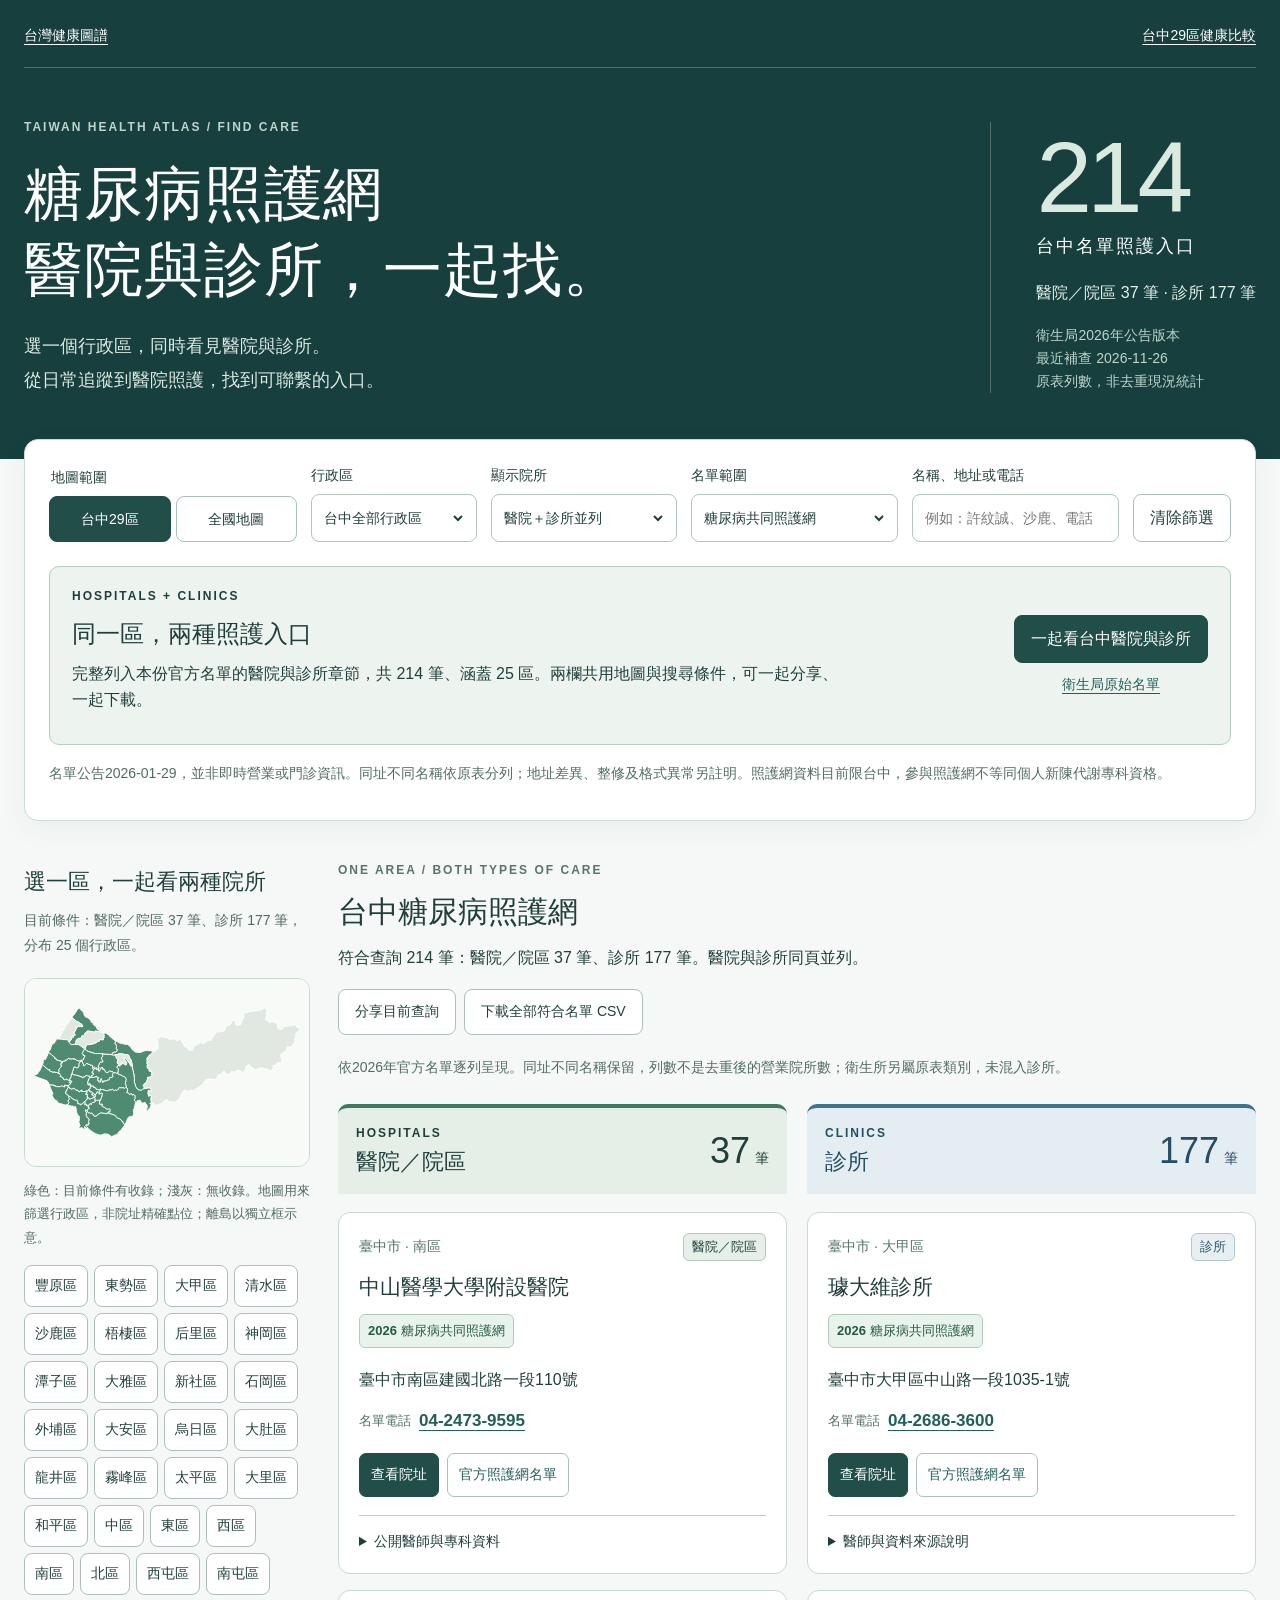
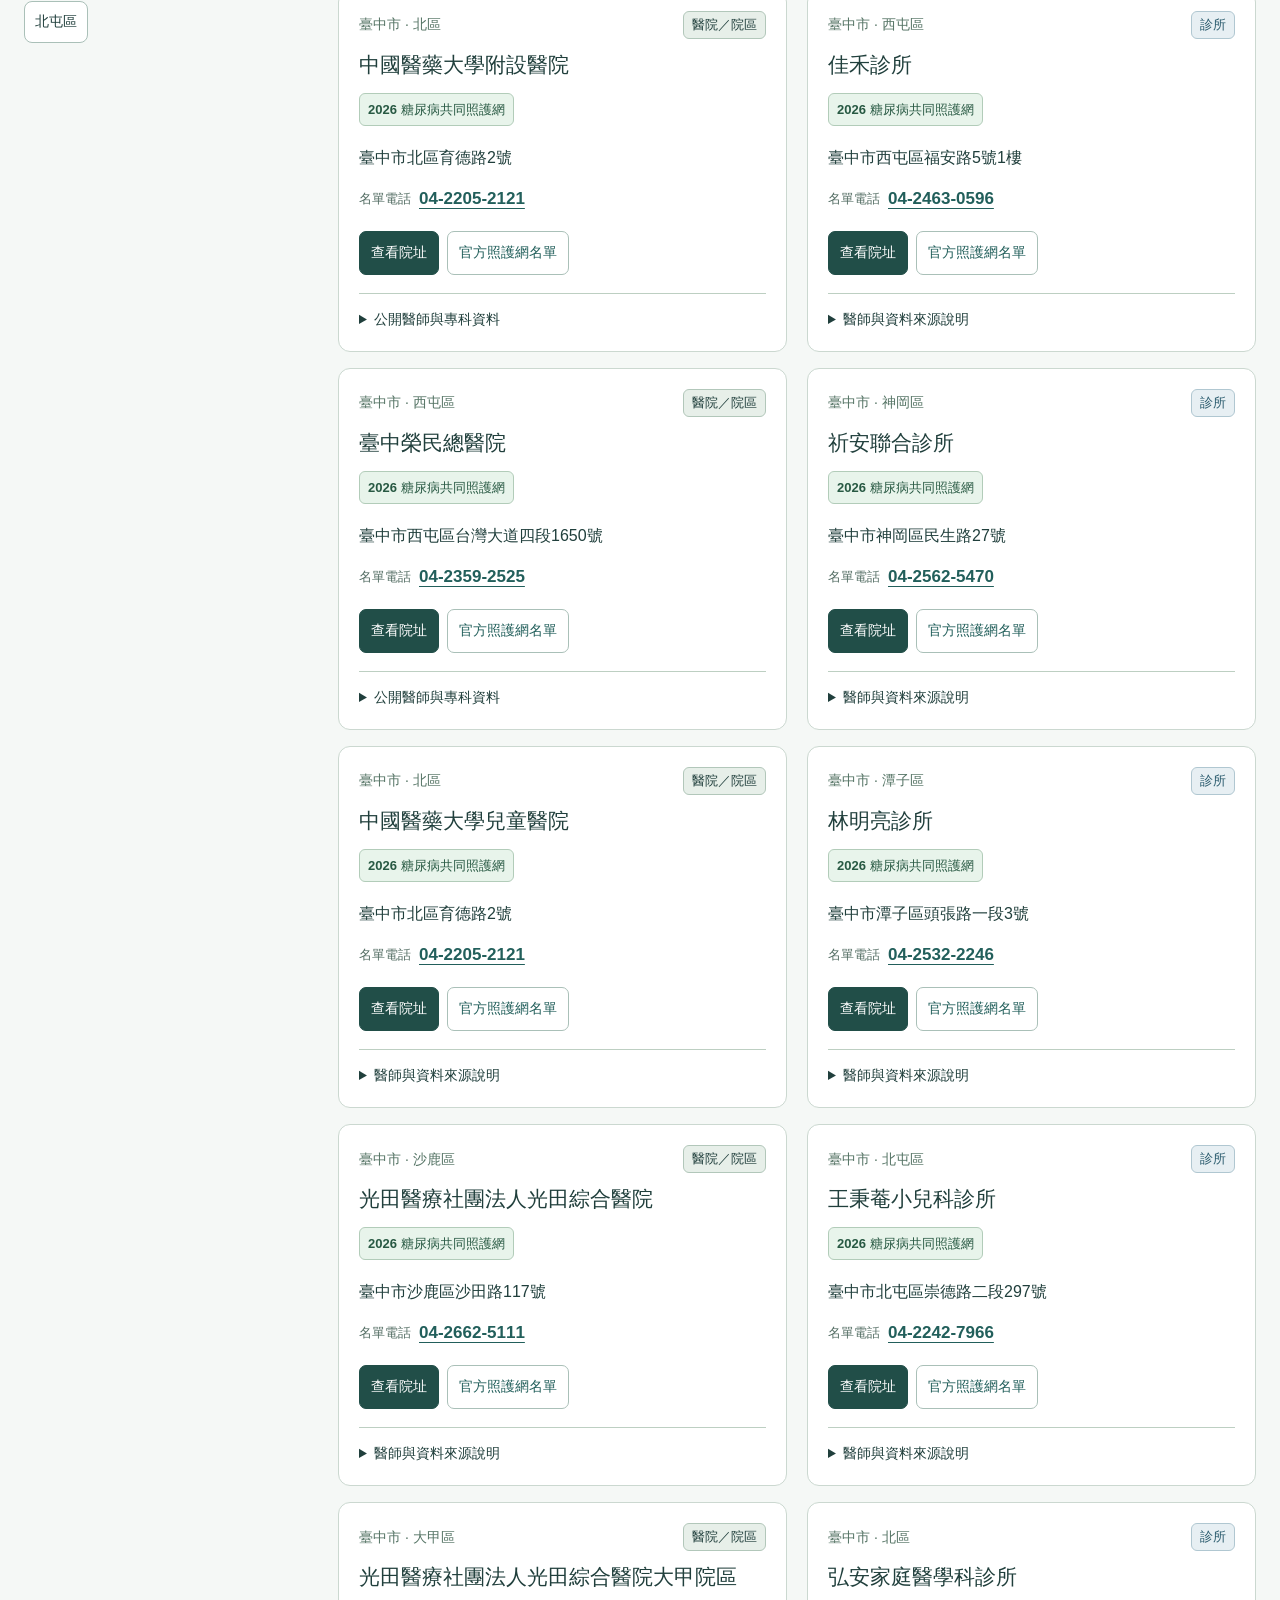
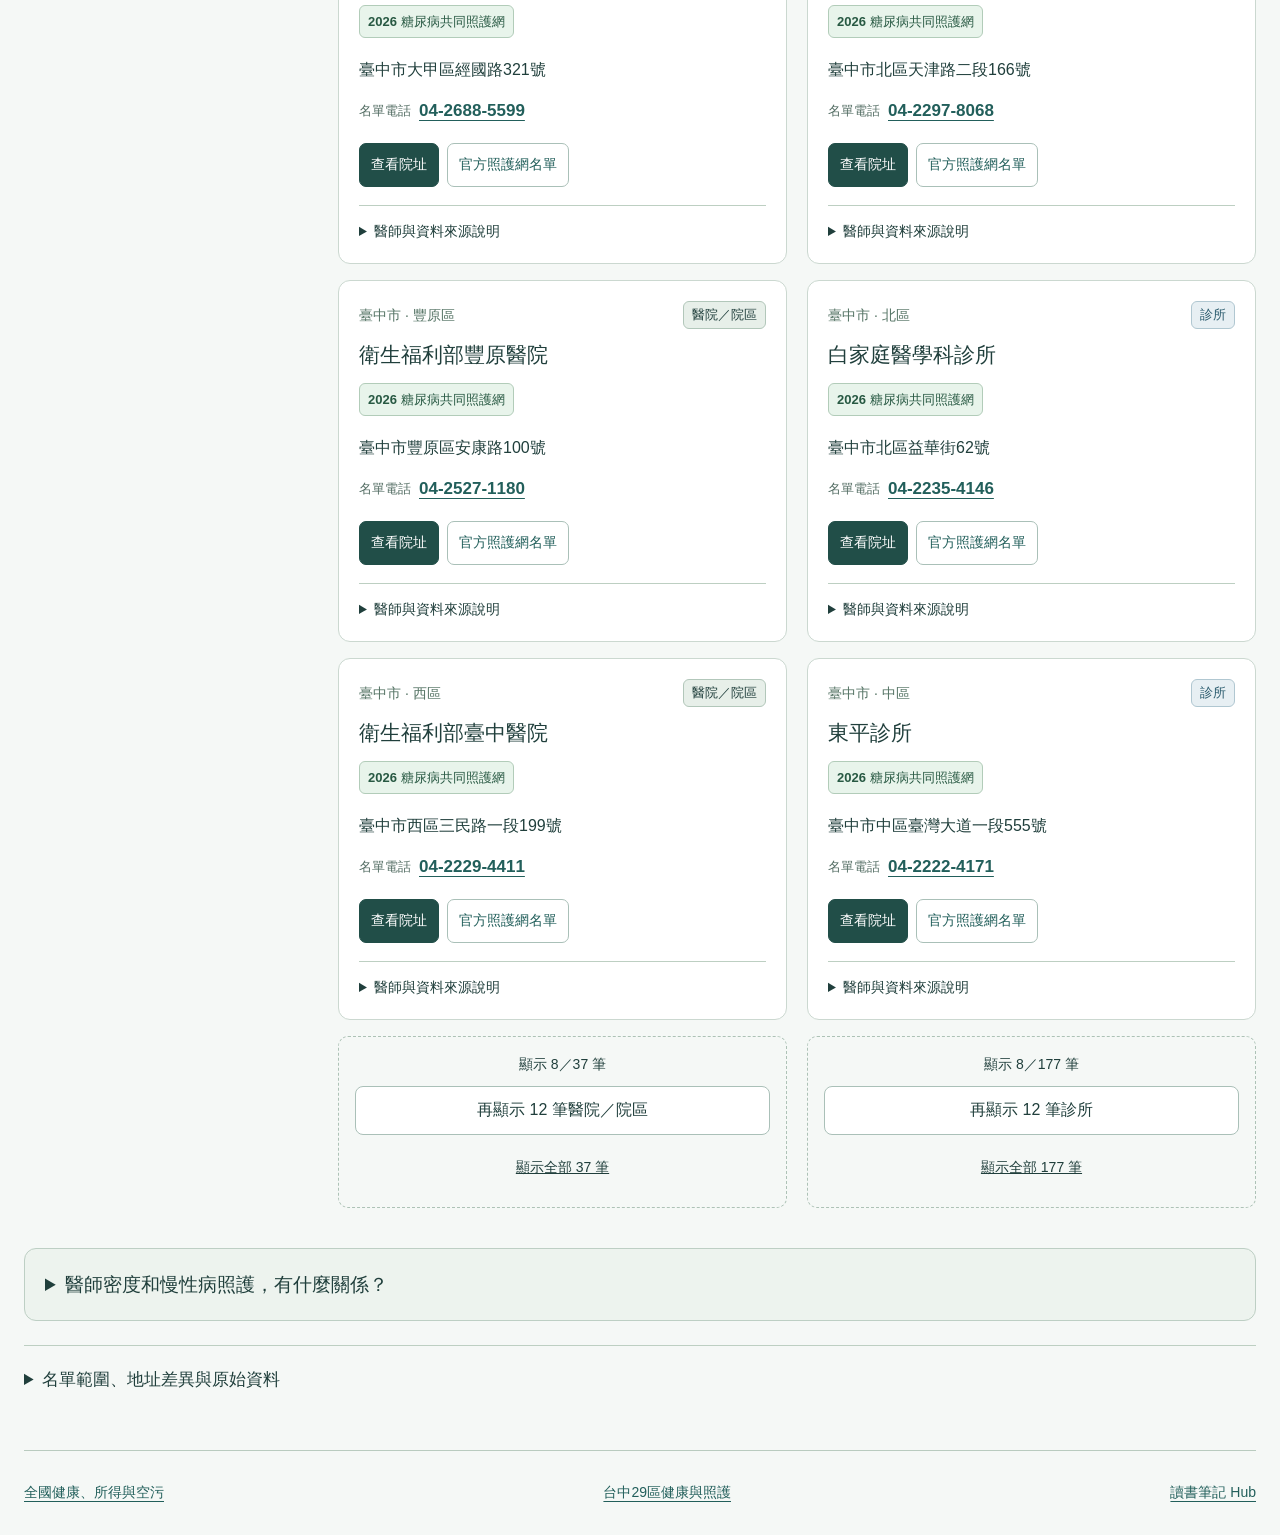
<file: site/console/endocrinology/index.html>
<!doctype html>
<html lang="zh-Hant">
<head>
  <meta charset="utf-8"><meta name="viewport" content="width=device-width,initial-scale=1">
  <meta name="theme-color" content="#173f3e">
  <title>糖尿病照護網醫院與診所｜台灣健康圖譜</title>
  <meta name="description" content="台中糖尿病照護網醫院與診所同頁並列。依2026年衛生局名單查找37筆醫院／院區、177筆診所，支援行政區地圖、電話、搜尋與下載；保留原表異常註記及個人專科資料的區別。">
  <link rel="stylesheet" href="style.css?v=care-combined-20261126">
</head>
<body>
<a class="skip" href="#finder">跳到院所查詢</a>
<header class="hero">
  <nav><a href="../taiwan/">台灣健康圖譜</a><a href="../taichung/">台中29區健康比較</a></nav>
  <div class="hero-content">
    <div><p class="eyebrow">TAIWAN HEALTH ATLAS / FIND CARE</p><h1>糖尿病照護網<br>醫院與診所，一起找。</h1><p class="intro">選一個行政區，同時看見醫院與診所。<br>從日常追蹤到醫院照護，找到可聯繫的入口。</p></div>
    <div class="edition"><strong id="total">214</strong><span>台中名單照護入口</span><p id="editionCounts">醫院／院區 37 筆 · 診所 177 筆</p><p>衛生局2026年公告版本<br>最近補查 2026-11-26<br>原表列數，非去重現況統計</p></div>
  </div>
</header>
<main id="finder">
  <section class="controls" aria-label="照護院所查詢條件">
    <div class="finder-controls">
      <fieldset><legend>地圖範圍</legend><div class="segments"><button data-scope="taichung" aria-pressed="true">台中29區</button><button data-scope="taiwan" aria-pressed="false">全國地圖</button></div></fieldset>
      <label id="placeLabel">行政區<select id="place"></select></label>
      <label>顯示院所<select id="facilityType"><option value="all">醫院＋診所並列</option><option value="hospital">只看醫院／院區</option><option value="clinic">只看診所</option></select></label>
      <label>名單範圍<select id="careType"><option value="diabetes">糖尿病共同照護網</option><option value="specialty">新陳代謝科公開資料</option><option value="all">全部已收錄院所</option></select></label>
      <label>名稱、地址或電話<input id="search" type="search" placeholder="例如：許紋誠、沙鹿、電話" autocomplete="off"></label>
      <button id="reset">清除篩選</button>
    </div>
    <div class="network-callout">
      <div><p class="eyebrow">HOSPITALS + CLINICS</p><h2>同一區，兩種照護入口</h2><p>完整列入本份官方名單的醫院與診所章節，共 214 筆、涵蓋 25 區。兩欄共用地圖與搜尋條件，可一起分享、一起下載。</p></div>
      <div class="network-actions"><button id="showNetworkAll">一起看台中醫院與診所</button><a href="https://www.health.taichung.gov.tw/3201376/post" target="_blank" rel="noopener">衛生局原始名單</a></div>
    </div>
    <p class="fine">名單公告2026-01-29，並非即時營業或門診資訊。同址不同名稱依原表分列；地址差異、整修及格式異常另註明。照護網資料目前限台中，參與照護網不等同個人新陳代謝專科資格。</p>
  </section>
  <div class="finder-layout">
    <aside class="finder-map" aria-labelledby="mapTitle">
      <h2 id="mapTitle">選一區，一起看兩種院所</h2><p id="mapNote" class="fine"></p>
      <div id="map"></div>
      <p class="fine map-caption">綠色：目前條件有收錄；淺灰：無收錄。地圖用來篩選行政區，非院址精確點位；離島以獨立框示意。</p>
      <div id="placeButtons" class="place-buttons"></div>
    </aside>
    <section class="results" aria-labelledby="resultTitle">
      <div class="section-heading"><div><p class="eyebrow">ONE AREA / BOTH TYPES OF CARE</p><h2 id="resultTitle">台中糖尿病照護網</h2><p id="resultCount" role="status"></p></div></div>
      <div class="actions"><button id="share">分享目前查詢</button><button id="csv">下載全部符合名單 CSV</button><span id="status" role="status"></span></div>
      <p class="fine" id="coverageNote"></p>
      <nav id="groupJump" class="group-jump" aria-label="跳到醫院或診所"></nav>
      <div id="cards" class="care-columns"></div>
      <button id="clearEmpty" hidden>清除篩選，顯示全部院所</button>
    </section>
  </div>
<details class="care-evidence" id="careEvidence"><summary>醫師密度和慢性病照護，有什麼關係？</summary><p>醫療人力供給可能影響看診、定期檢查與追蹤。現有研究以糖尿病較多；增加新陳代謝科醫師是否能降低當地住院或死亡，不能只靠這張院所地圖判定。</p><div class="evidence-grid"><article><h3>人力與定期檢查</h3><p>加拿大2016年研究納入712,681名糖尿病病人：基層醫師供給較高的照護網絡，完成建議檢查的比例較高；急診或併發症住院則未見明確差異。這是基層醫師供給研究，並非新陳代謝專科密度的直接證據。</p><a href="https://pmc.ncbi.nlm.nih.gov/articles/PMC4866922/" target="_blank" rel="noopener">閱讀原始研究 · CMAJ Open</a></article><article><h3>科別、連續照護與病人差異</h3><p>台灣2022年研究納入206,819名新診斷第二型糖尿病病人，發現不同科別的檢查頻率與急性併發症結果有差異。研究未直接分析地區醫師密度，也缺乏起始HbA1c等資料；不能用來判定某科別或地區的照護優劣。</p><a href="https://www.mdpi.com/2075-4426/12/3/461" target="_blank" rel="noopener">閱讀原始研究 · Journal of Personalized Medicine</a></article></div><p><strong>完整密度需要醫院與診所一起計算。</strong>須取得同年度完整執業名冊、確認專科資格、處理跨院重複與服務量，再與同地區人口或糖尿病病人數對照。院所家數、網頁姓名列次與醫師人數是不同指標。</p><p>分析照護時，應另看HbA1c／腎臟／眼底檢查、持續追蹤及可避免住院，並考慮高齡人口、所得、病情嚴重度、跨區就醫與基層團隊。地區死亡率只能作探索，無法單獨代表照護品質。</p><p class="fine">本頁目前呈現已核對的公開照護入口；尚未計算新陳代謝科醫師密度或與死亡率的相關係數。研究核對：2026-11-22。</p></details>
  <details class="source-details"><summary>名單範圍、地址差異與原始資料</summary>
    <p>依2026年臺中市衛生局糖尿病共同照護網名單，完整列入第1–37列醫院／院區及第38–214列診所。第215–235列為21筆衛生所，維持原分類，本頁未混入診所。數字代表原表列數，不是經去重後的現行開業院所數，也不是醫師人數。</p>
    <p>原表4組診所同址同電話但名稱不同，逐列保留並互相標示；未自行判定更名或合併。中英診所保留原表「整修中」註記。英宏診所的院方地址與衛生局原表地址並列說明，其他郵遞號、門牌與電話格式異常保留原文，未擅自改值。</p>
    <p>院區分開列示。醫院第37列原表「待評鑑」保留，不推定現行評鑑結果。名單是公告版本；到訪前請向院所確認服務、營業及看診時間。</p>
    <p>新陳代謝科個人資料保留為另一查詢範圍。診所專科依院方明文、醫院姓名依科別／門診頁，未獨立查驗證書效期；沒有從照護網院所名稱推定現職醫師，亦未讀取會員名冊或計算醫師密度。</p>
    <p>縣市與區界沿用內政部國土測繪中心開放資料。院址按鈕由訪客主動開啟外部地圖搜尋，不讀取位置或病人資料。</p>
    <p><a href="sources.json" download>下載完整來源與查核紀錄</a></p>
  </details>
  <footer><a href="../taiwan/">全國健康、所得與空污</a><a href="../taichung/">台中29區健康與照護</a><a href="https://tsn4830-ui.github.io/reading-notes-hub/">讀書筆記 Hub</a></footer>
  <div id="announcement" class="sr" aria-live="polite"></div>
  <noscript>此查詢需要JavaScript。可下載來源與查核紀錄查看院所名單。</noscript>
</main>
<script src="app.js?v=care-combined-20261126"></script>
</body></html>
</file>
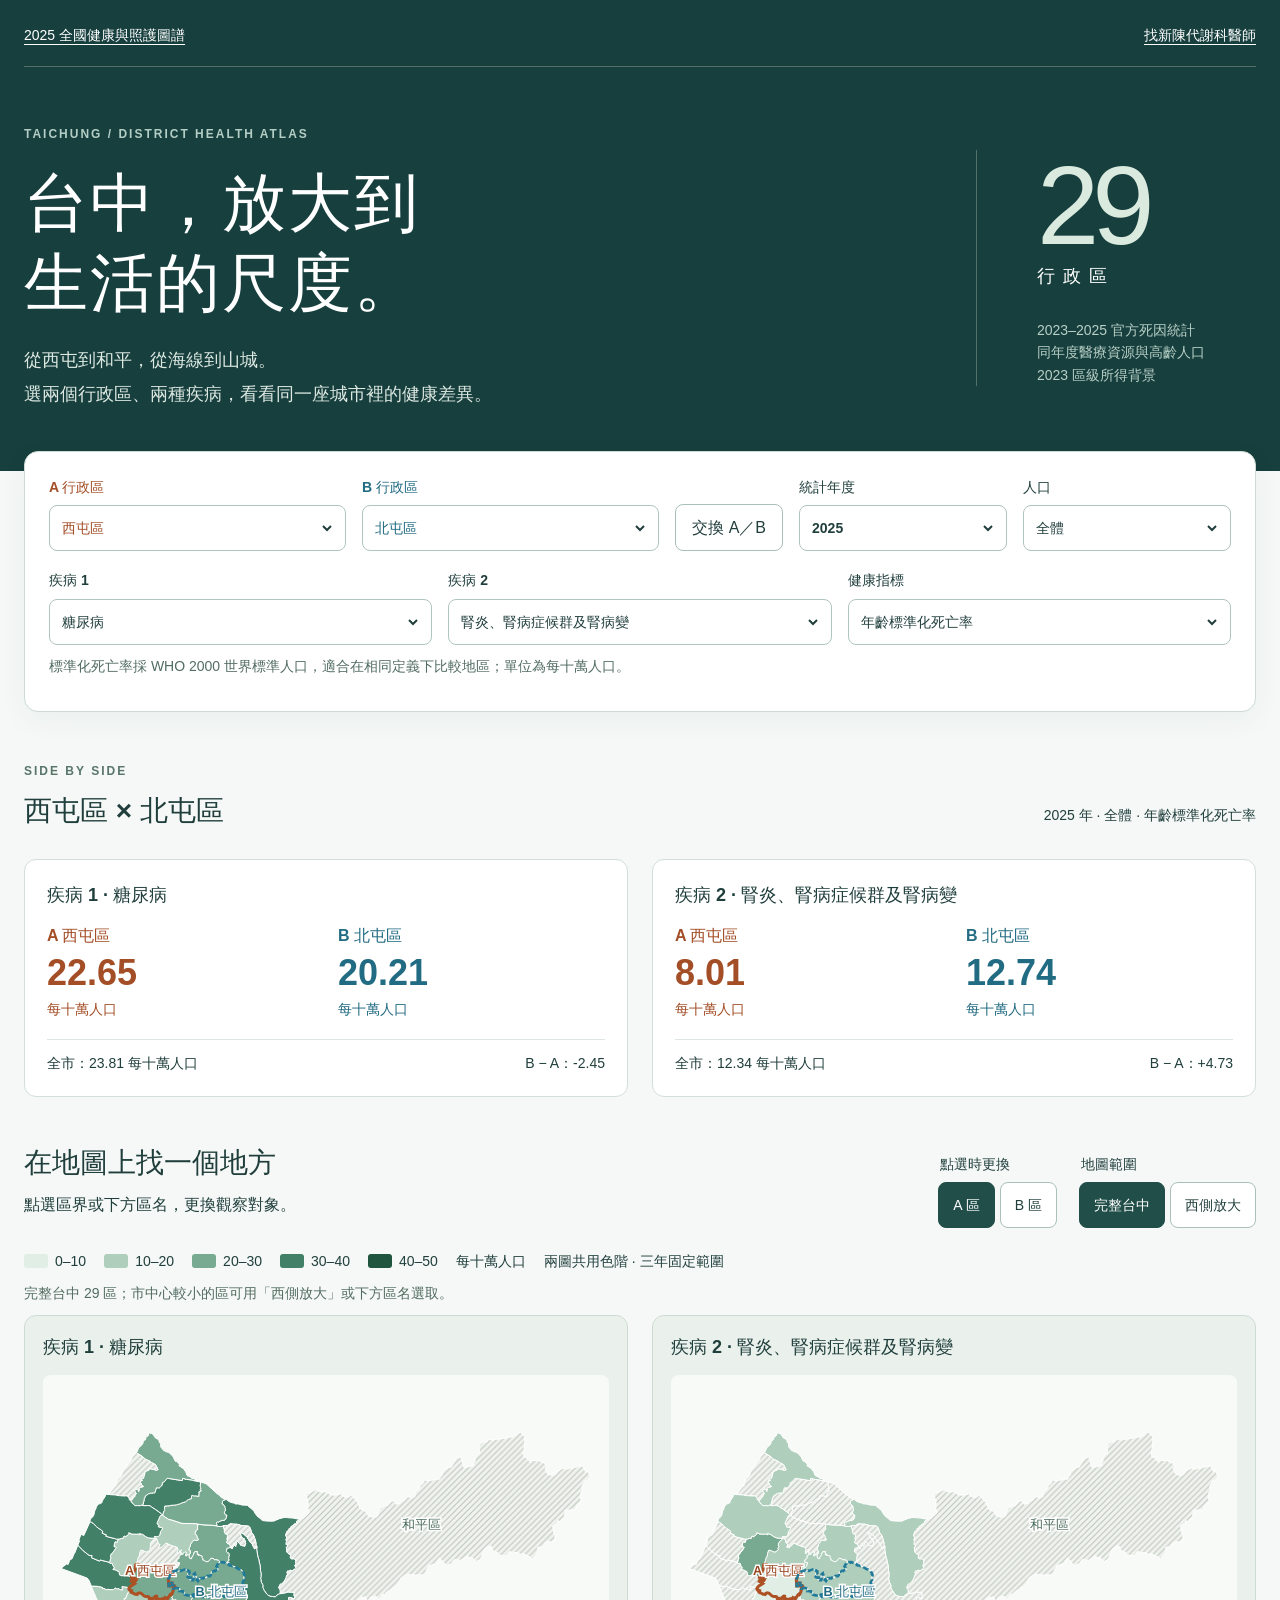
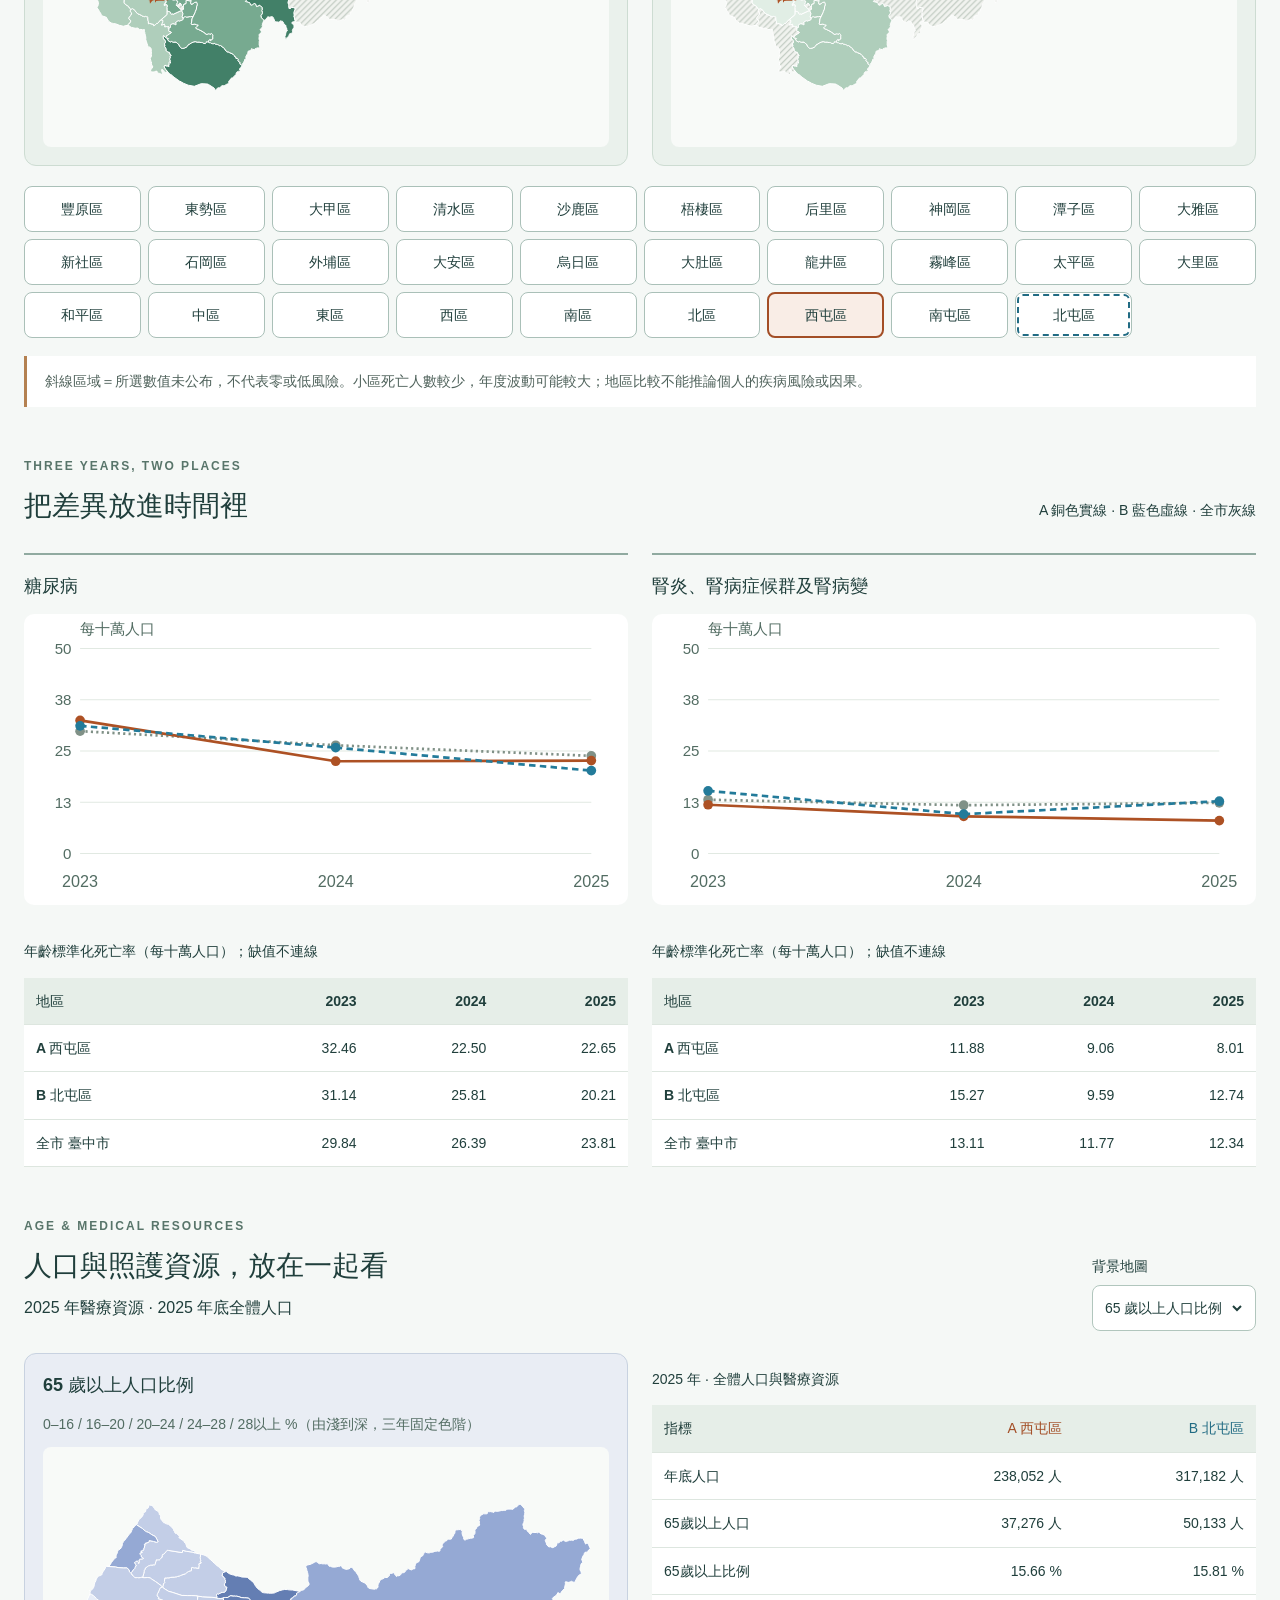
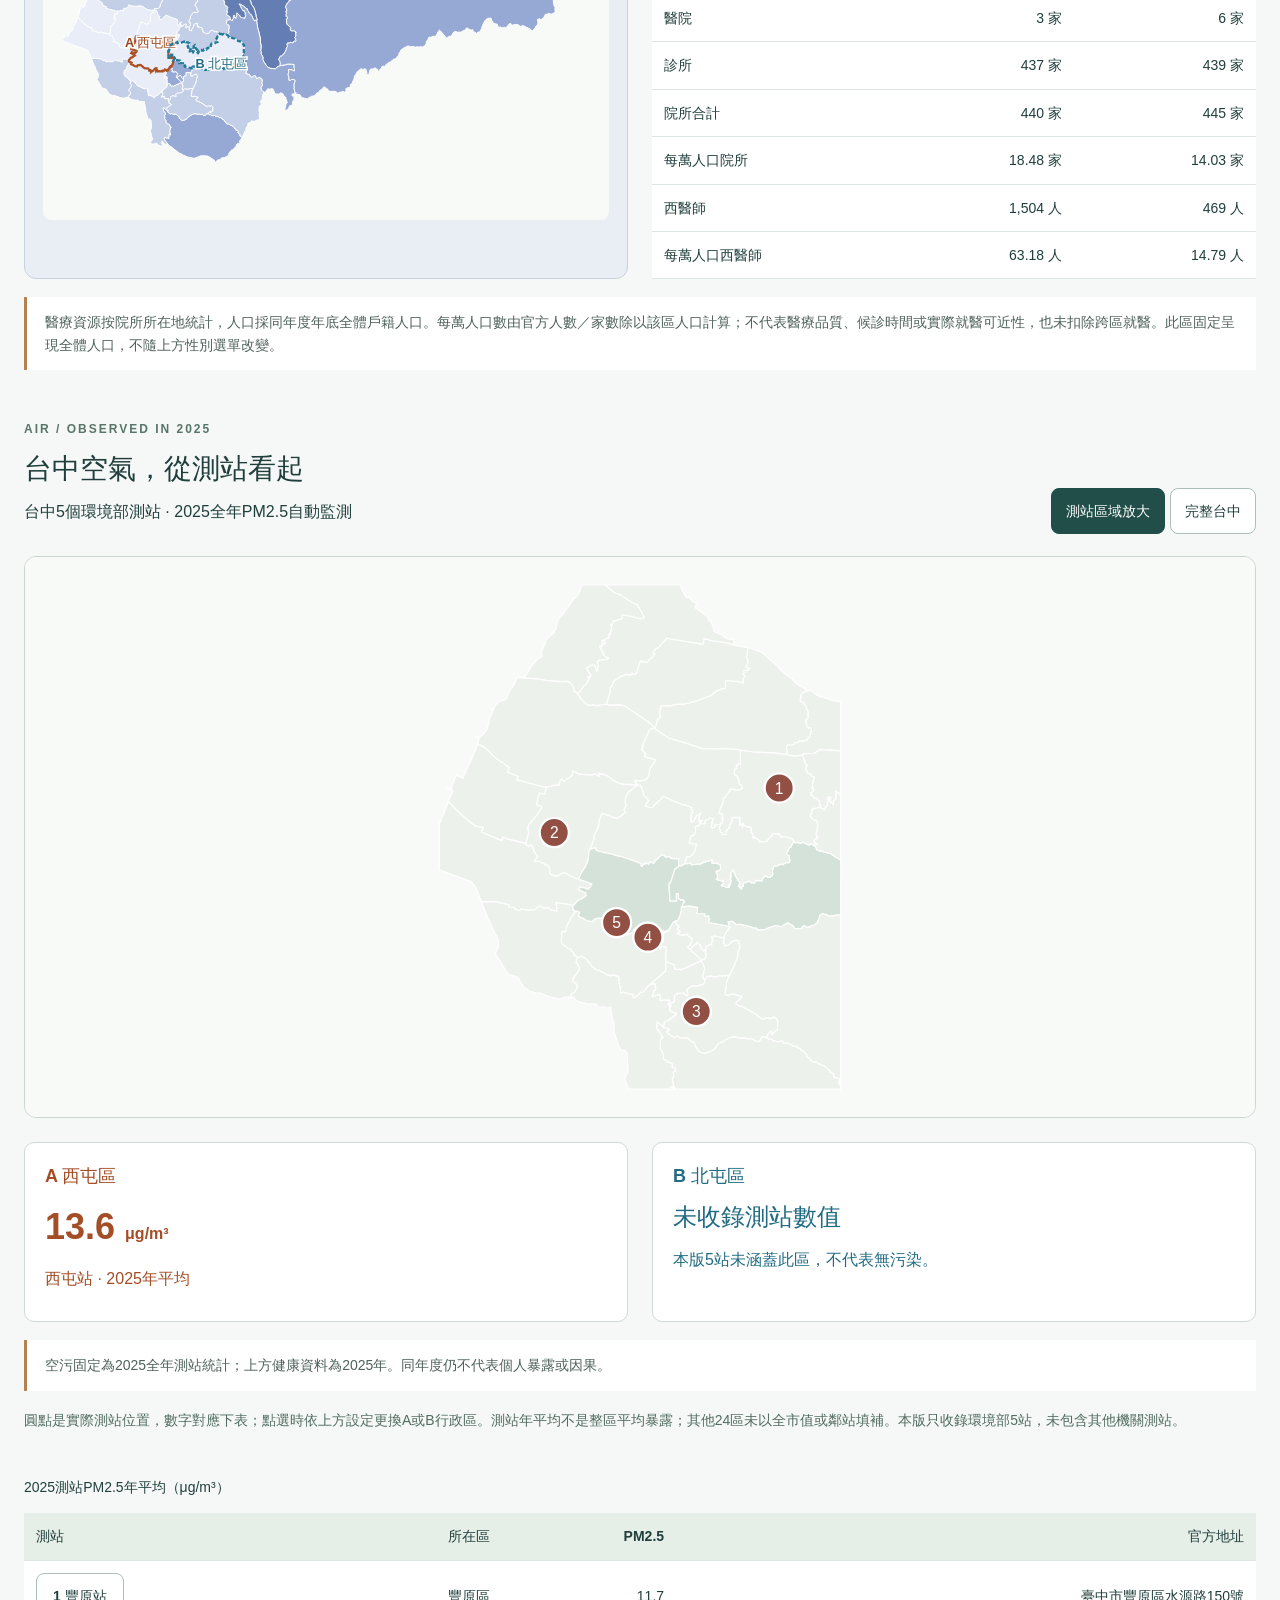
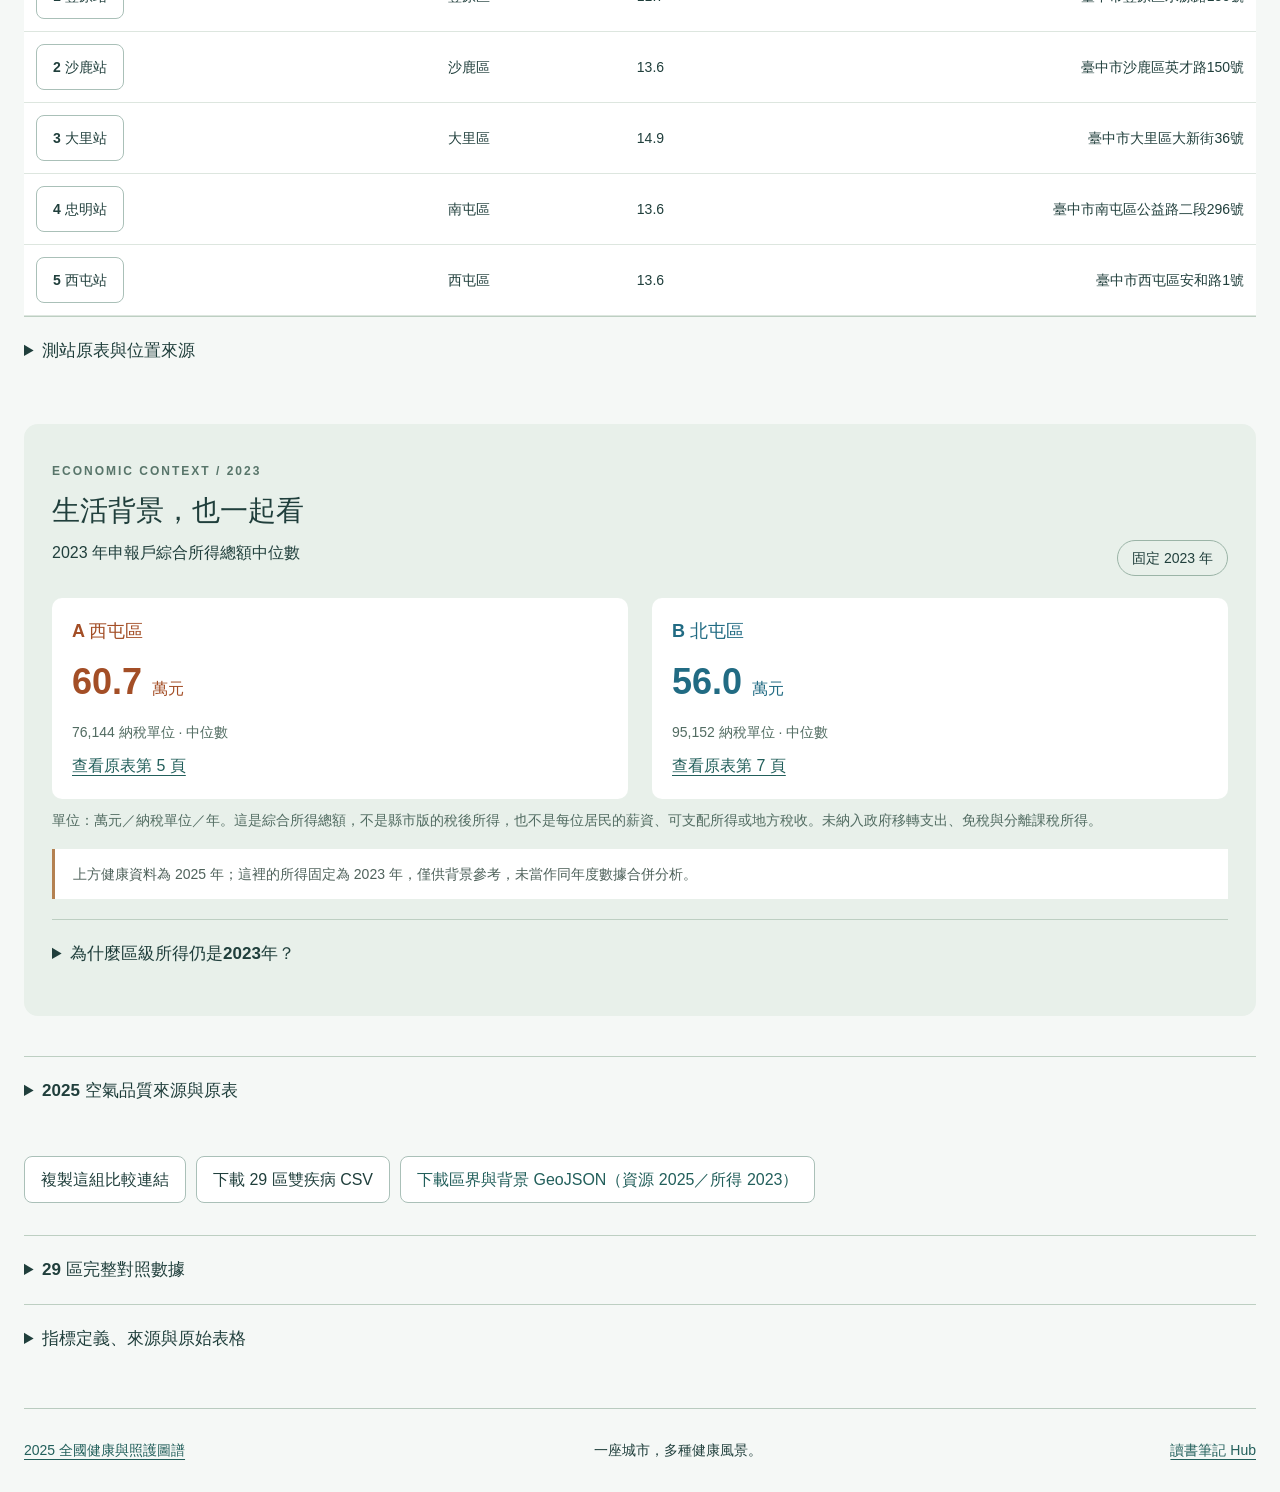
<file: site/console/taichung/index.html>
<!doctype html><html lang="zh-Hant"><head><meta charset="utf-8"><meta name="viewport" content="width=device-width,initial-scale=1"><title>台中 29 區健康圖譜｜阿婷醫師</title><meta name="description" content="專看台中市29行政區，並排比較兩個區、兩種疾病的2023–2025年官方死因統計，加入同年度醫療資源、高齡人口與2023年區級所得背景。"><meta name="theme-color" content="#173f3e"><link rel="stylesheet" href="style.css?v=context-20261122"></head><body>
<a class="skip" href="#workspace">跳到分區比較</a><header class="hero"><nav><a href="../taiwan/">2025 全國健康與照護圖譜</a><a href="../endocrinology/">找新陳代謝科醫師</a></nav><div class="hero-content"><div><p class="eyebrow">TAICHUNG / DISTRICT HEALTH ATLAS</p><h1>台中，放大到<br>生活的尺度。</h1><p class="intro">從西屯到和平，從海線到山城。<br>選兩個行政區、兩種疾病，看看同一座城市裡的健康差異。</p></div><div class="edition"><strong>29</strong><span>行政區</span><p>2023–2025 官方死因統計<br>同年度醫療資源與高齡人口<br>2023 區級所得背景</p></div></div></header>
<main id="workspace"><section class="controls" aria-label="比較條件"><div class="control-row"><label class="a">A 行政區<select id="districtA"></select></label><label class="b">B 行政區<select id="districtB"></select></label><button id="swap" type="button">交換 A／B</button><label>統計年度<select id="year"><option>2025</option><option>2024</option><option>2023</option></select></label><label>人口<select id="sex"><option value="all">全體</option><option value="male">男性</option><option value="female">女性</option></select></label></div><div class="control-row second"><label>疾病 1<select id="disease1"></select></label><label>疾病 2<select id="disease2"></select></label><label>健康指標<select id="metric"><option value="asmr">年齡標準化死亡率</option><option value="crude">粗死亡率</option><option value="count">死亡人數</option></select></label></div><p id="definition" class="fine"></p></section>
<section aria-labelledby="compareTitle"><div class="section-heading"><div><p class="eyebrow">SIDE BY SIDE</p><h2 id="compareTitle"></h2></div><p id="period"></p></div><div id="summary" class="two-columns"></div></section>
<section class="map-section" aria-labelledby="mapHeading"><div class="section-heading"><div><h2 id="mapHeading">在地圖上找一個地方</h2><p>點選區界或下方區名，更換觀察對象。</p></div><div class="map-tools"><fieldset><legend>點選時更換</legend><div class="segments"><button data-target="a" aria-pressed="true">A 區</button><button data-target="b" aria-pressed="false">B 區</button></div></fieldset><fieldset><legend>地圖範圍</legend><div class="segments"><button data-view="all" aria-pressed="true">完整台中</button><button data-view="urban" aria-pressed="false">西側放大</button></div></fieldset></div></div><div id="legend"></div><p class="fine" id="mapHint"></p><div class="two-columns maps"><article><h3 id="mapTitle1"></h3><div id="map1"></div></article><article><h3 id="mapTitle2"></h3><div id="map2"></div></article></div><div id="districtButtons" class="district-buttons" aria-label="29區快捷選取"></div><p class="note">斜線區域＝所選數值未公布，不代表零或低風險。小區死亡人數較少，年度波動可能較大；地區比較不能推論個人的疾病風險或因果。</p></section>
<section aria-labelledby="trendHeading"><div class="section-heading"><div><p class="eyebrow">THREE YEARS, TWO PLACES</p><h2 id="trendHeading">把差異放進時間裡</h2></div><p>A 銅色實線 · B 藍色虛線 · 全市灰線</p></div><div class="two-columns" id="trends"></div></section>
<section id="resources" aria-labelledby="resourceHeading"><div class="section-heading"><div><p class="eyebrow">AGE &amp; MEDICAL RESOURCES</p><h2 id="resourceHeading">人口與照護資源，放在一起看</h2><p id="resourcePeriod"></p></div><label>背景地圖<select id="factor"><option value="olderPct">65 歲以上人口比例</option><option value="facilitiesPer10k">每萬人口醫療院所</option><option value="doctorsPer10k">每萬人口西醫師</option></select></label></div><div class="two-columns"><article class="factor-map"><h3 id="factorTitle"></h3><div id="factorLegend" class="fine"></div><div id="map3"></div></article><div id="resourceTable"></div></div><p class="note">醫療資源按院所所在地統計，人口採同年度年底全體戶籍人口。每萬人口數由官方人數／家數除以該區人口計算；不代表醫療品質、候診時間或實際就醫可近性，也未扣除跨區就醫。此區固定呈現全體人口，不隨上方性別選單改變。</p></section>
<section id="air2025" aria-labelledby="airHeading"><div class="section-heading"><div><p class="eyebrow">AIR / OBSERVED IN 2025</p><h2 id="airHeading">台中空氣，從測站看起</h2><p>台中5個環境部測站 · 2025全年PM2.5自動監測</p></div><div class="segments"><button data-air-zoom="urban" aria-pressed="true">測站區域放大</button><button data-air-zoom="all" aria-pressed="false">完整台中</button></div></div><div id="airMap" class="air-map"></div><div id="airCompare" class="two-columns"></div><p id="airTiming" class="note"></p><p class="fine">圓點是實際測站位置，數字對應下表；點選時依上方設定更換A或B行政區。測站年平均不是整區平均暴露；其他24區未以全市值或鄰站填補。本版只收錄環境部5站，未包含其他機關測站。</p><div class="table-scroll"><table><caption>2025測站PM2.5年平均（μg/m³）</caption><thead><tr><th>測站</th><th>所在區</th><th>PM2.5</th><th>官方地址</th></tr></thead><tbody id="airStations"></tbody></table></div><details><summary>測站原表與位置來源</summary><p><a href="../context-2025/air-2025-original.pdf#page=89" target="_blank" rel="noopener">年報附表3-1：PDF第89頁</a> · <a href="https://data.gov.tw/dataset/6075" target="_blank" rel="noopener">環境部測站基本資料</a>。座標使用官方資料，地址與2025年報附錄一逐站核對。</p><figure><a href="../context-2025/air-2025-stations.png" target="_blank" rel="noopener"><img src="../context-2025/air-2025-stations.png" loading="lazy" alt="2025測站年平均原表附表3-1第一頁，含台中5站與完整表頭，可點選放大。"></a><figcaption>原表保留，點選可放大或開啟完整年報。</figcaption></figure></details></section><section class="income-section" aria-labelledby="incomeHeading"><div class="section-heading"><div><p class="eyebrow">ECONOMIC CONTEXT / 2023</p><h2 id="incomeHeading">生活背景，也一起看</h2><p>2023 年申報戶綜合所得總額中位數</p></div><span class="badge">固定 2023 年</span></div><div id="income" class="two-columns"></div><p class="fine">單位：萬元／納稅單位／年。這是綜合所得總額，不是縣市版的稅後所得，也不是每位居民的薪資、可支配所得或地方稅收。未納入政府移轉支出、免稅與分離課稅所得。</p><p id="incomeTiming" class="note"></p><details><summary>為什麼區級所得仍是2023年？</summary><p>2025年綜合所得稅的區級中位數尚未發布；本區保留已核對的2023完整核定資料。2025家庭收支調查在台中採6個統計區，不能直接拆成29行政區，也不以全市所得填補各區。</p><p><a href="../taiwan/">查看全國2025家庭所得與PM2.5比較</a> · <a href="https://www.fia.gov.tw/WEB/fia/ias/ISA-index.html" target="_blank" rel="noopener">財政部發布時程</a></p></details></section>
<details class="context-sources"><summary>2025 空氣品質來源與原表</summary><p>環境部114年空氣品質監測年報，自動監測有效日之算術平均；未扣除境外污染及特殊天氣。不是即時AQI，也不是人口加權或個人暴露。<a href="../context-2025/air-2025-original.pdf#page=37" target="_blank" rel="noopener">完整官方原始年報</a> · <a href="https://www.moenv.gov.tw/affairs/atmospheric-environment/air-quality-observation/air-quality-monitoring-report/672.html" target="_blank" rel="noopener">環境部來源入口</a>。核對日期：2026-11-22。</p><figure><a href="../context-2025/air-2025-table3-10.png" target="_blank" rel="noopener"><img src="../context-2025/air-2025-table3-10.png" loading="lazy" alt="2025年各縣市污染物年平均原表3-10，含站數、單位與註腳，可點選放大。"></a><figcaption>表3-10，PDF第37頁，印刷頁3-19。保留全部原表與註腳。</figcaption></figure></details><div class="actions"><button id="share">複製這組比較連結</button><button id="download">下載 29 區雙疾病 CSV</button><a href="districts.geojson" download>下載區界與背景 GeoJSON（資源 2025／所得 2023）</a><span id="status" role="status"></span></div>
<details id="fullData"><summary>29 區完整對照數據</summary><div class="table-scroll"><table><caption id="tableCaption"></caption><thead id="tableHead"></thead><tbody id="tableBody"></tbody></table></div></details>
<details id="sources"><summary>指標定義、來源與原始表格</summary><p>本專區資料核對日期：2026-11-21。健康資料為原死因死亡統計，不是疾病盛行率或就診率。各年度、各性別皆直接採官方原表；未列出的死因保留未列值，沒有以其他性別或全市值回推。</p><ul><li>年齡標準化死亡率：依 WHO 2000 世界標準人口年齡結構調整，單位為每十萬人口；粗死亡率未調整年齡。死亡人數受地區人口規模影響，不能直接當風險。</li><li>死亡人數未滿 20 人時，官方將死亡率標記為 *；保留已公布人數，兩種死亡率保持缺值。未進入來源表所列死因者標記為「未列」，不補零。</li><li id="icd"></li></ul><div id="sourceLinks"></div><p><a href="https://tcphs.health.taichung.gov.tw/content/download.html" target="_blank" rel="noopener">台中市衛生局公共衛生監測系統：人口統計與醫療現況</a> · <a href="T1-original.xlsx" download>人口原始 XLSX</a> · <a href="T4-original.xlsx" download>醫療資源原始 XLSX</a>。高齡人口比例＝65歲以上年底人口／年底總人口 × 100；院所家數＝醫院＋診所；西醫師數＝醫院＋診所執業西醫師，未加計中醫師與牙醫師。每萬人口指標＝相應總數／同年度年底全體人口 × 10,000。本版為區級總量，尚未提供個別院所地址點位。</p><p><a href="https://www.fia.gov.tw/WEB/fia/ias/isa112/112_165-B.pdf" target="_blank" rel="noopener">財政部表 165-B（112 年度）：台中各鄉鎮村里所得統計</a> · <a href="income-2023-original.pdf" target="_blank" rel="noopener">開啟完整原始 PDF（21 頁）</a>。採用每區「合計」列的官方中位數，未平均各里的中位數。</p><figure><a href="income-2023-original.pdf" target="_blank" rel="noopener"><img src="income-original-preview.png" loading="lazy" alt="財政部112年度台中市所得原表第一頁，包含原始表頭、單位與註腳；點選開啟全部21頁並放大閱讀。"></a><figcaption>原表第一頁預覽；點選可放大閱讀完整文件，保留全部表格與註腳。</figcaption></figure><p>地圖：<a href="https://data.gov.tw/dataset/7441" target="_blank" rel="noopener">內政部國土測繪中心鄉鎮市區界線 TOWN_MOI_1140318</a>，政府資料開放授權條款第 1 版。呈現用區界經簡化；GeoJSON 保留官方原始幾何。西側放大僅裁切視窗，未移動或縮放個別行政區。</p></details>
<footer><a href="../taiwan/">2025 全國健康與照護圖譜</a><span>一座城市，多種健康風景。</span><a href="https://tsn4830-ui.github.io/reading-notes-hub/">讀書筆記 Hub</a></footer><div class="sr" id="announcement" aria-live="polite"></div><noscript>此互動地圖需要啟用 JavaScript；仍可開啟上方官方原始資料。</noscript></main><script src="app.js?v=context-20261122"></script></body></html>
</file>
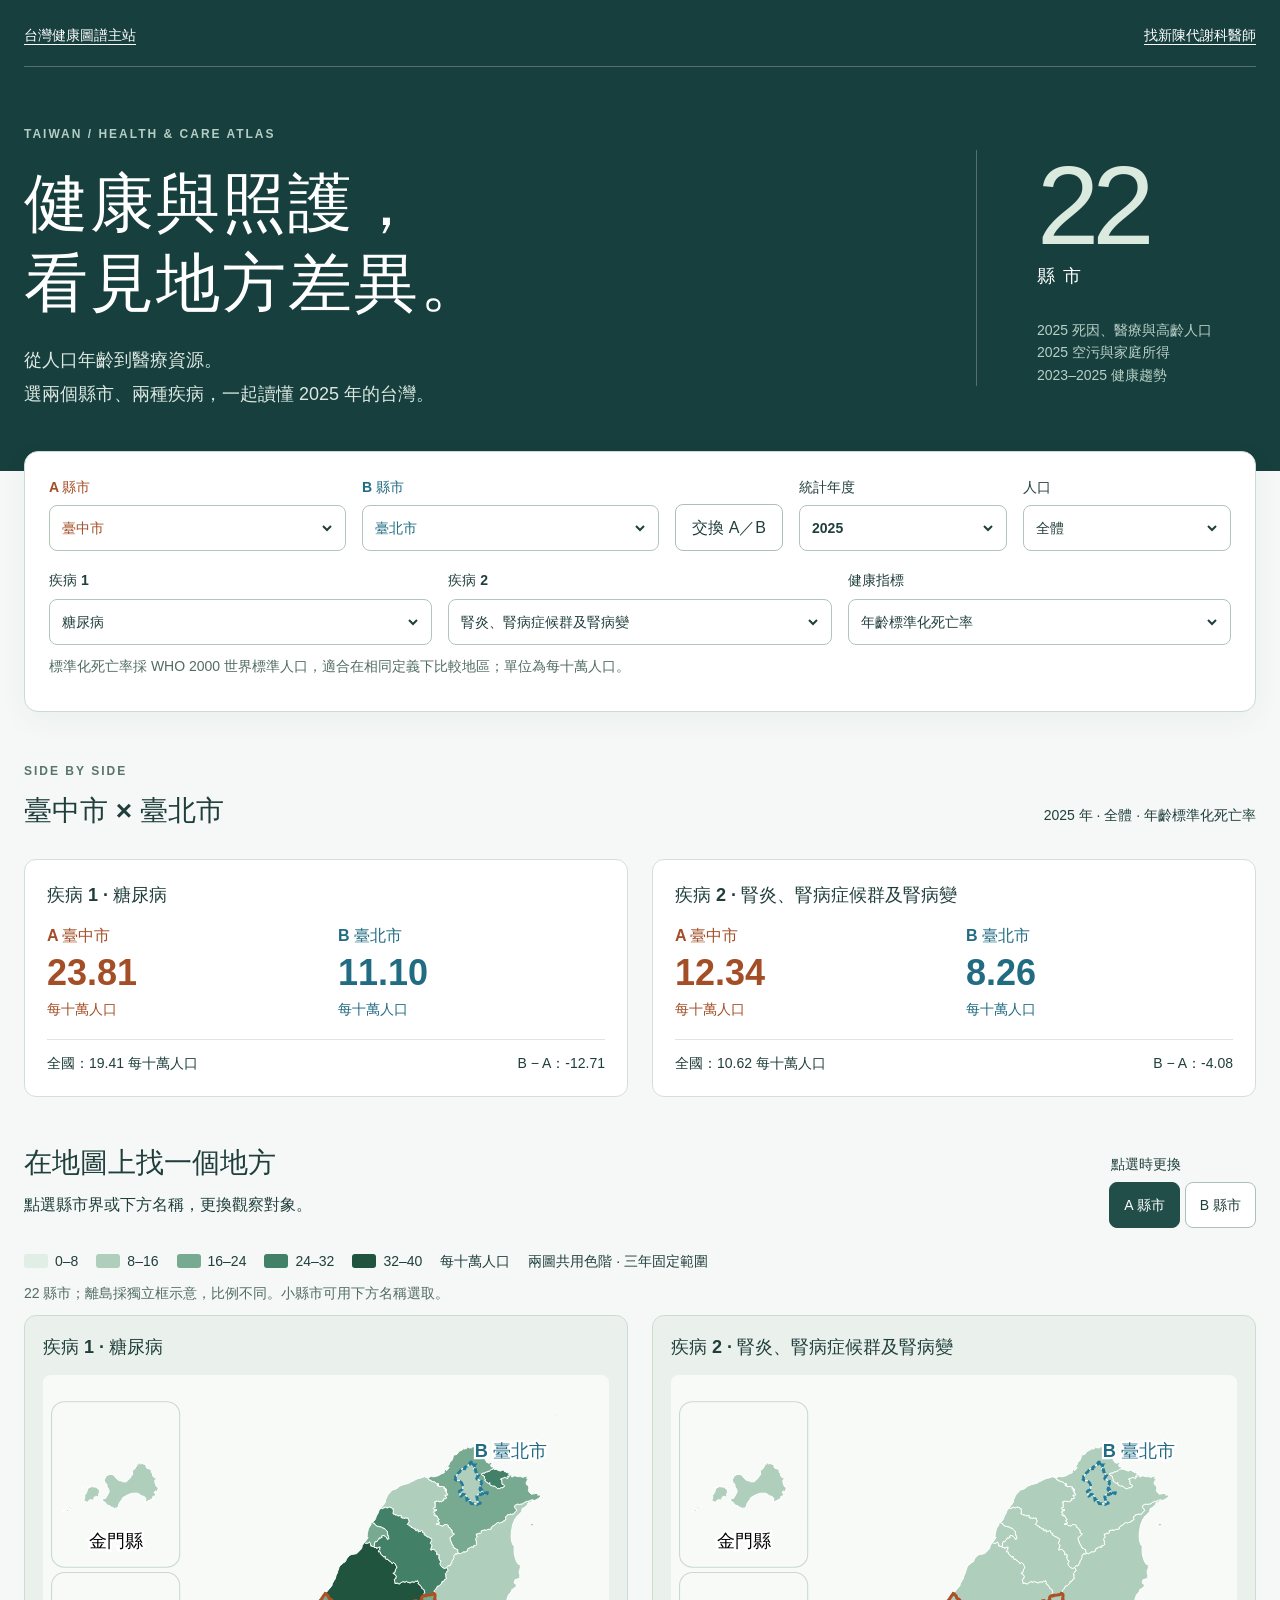
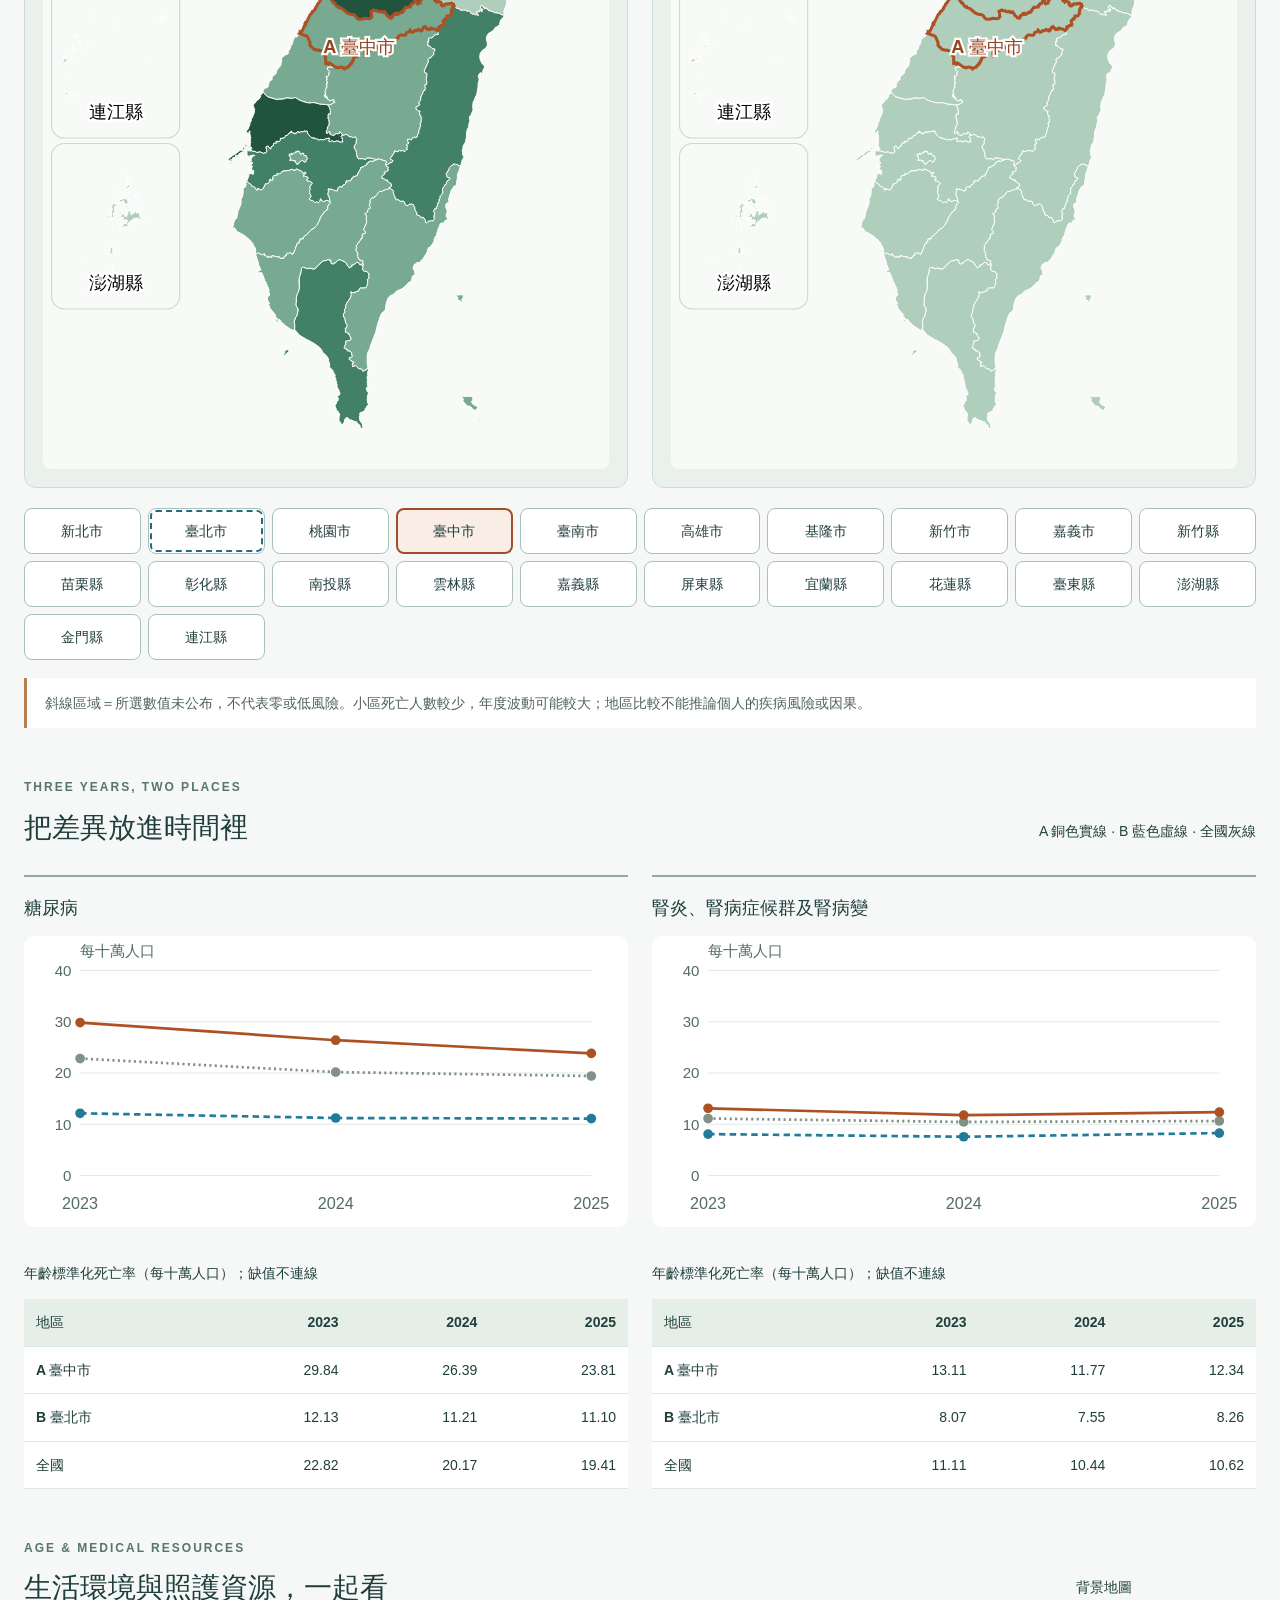
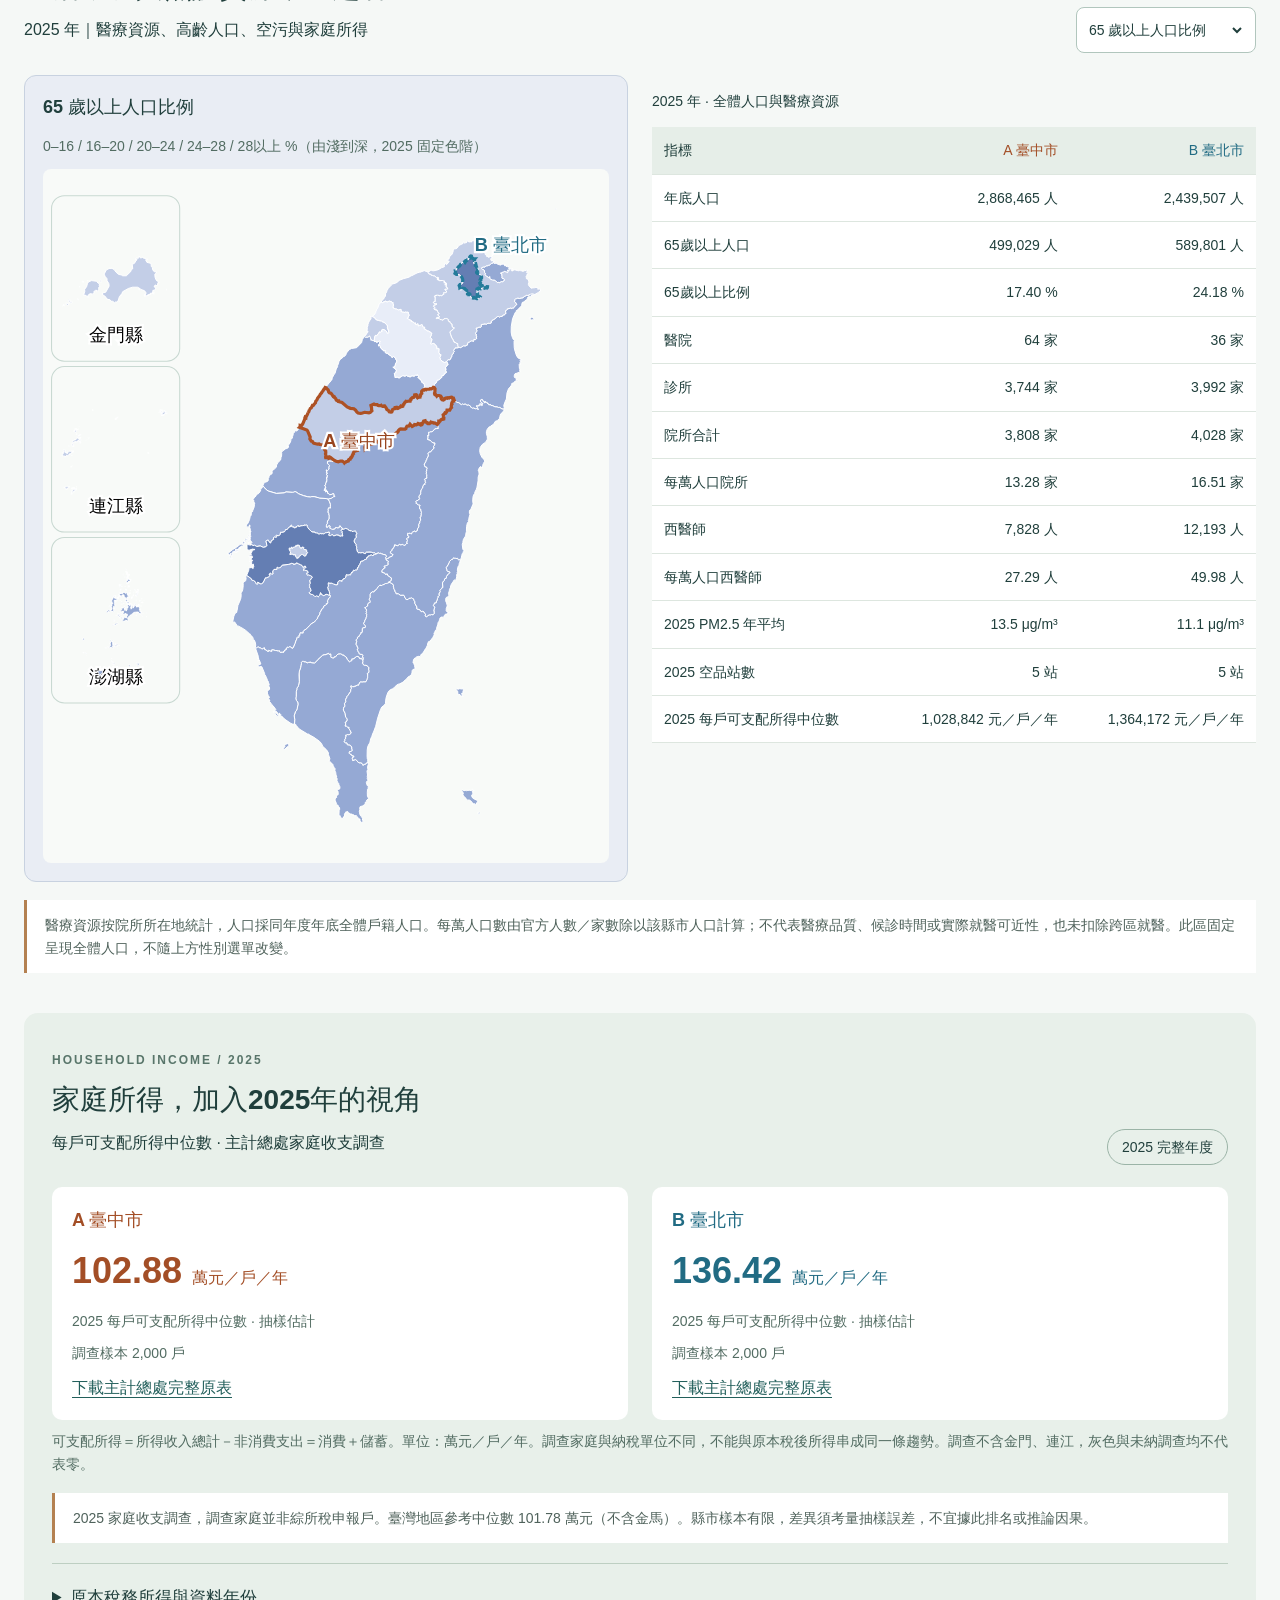
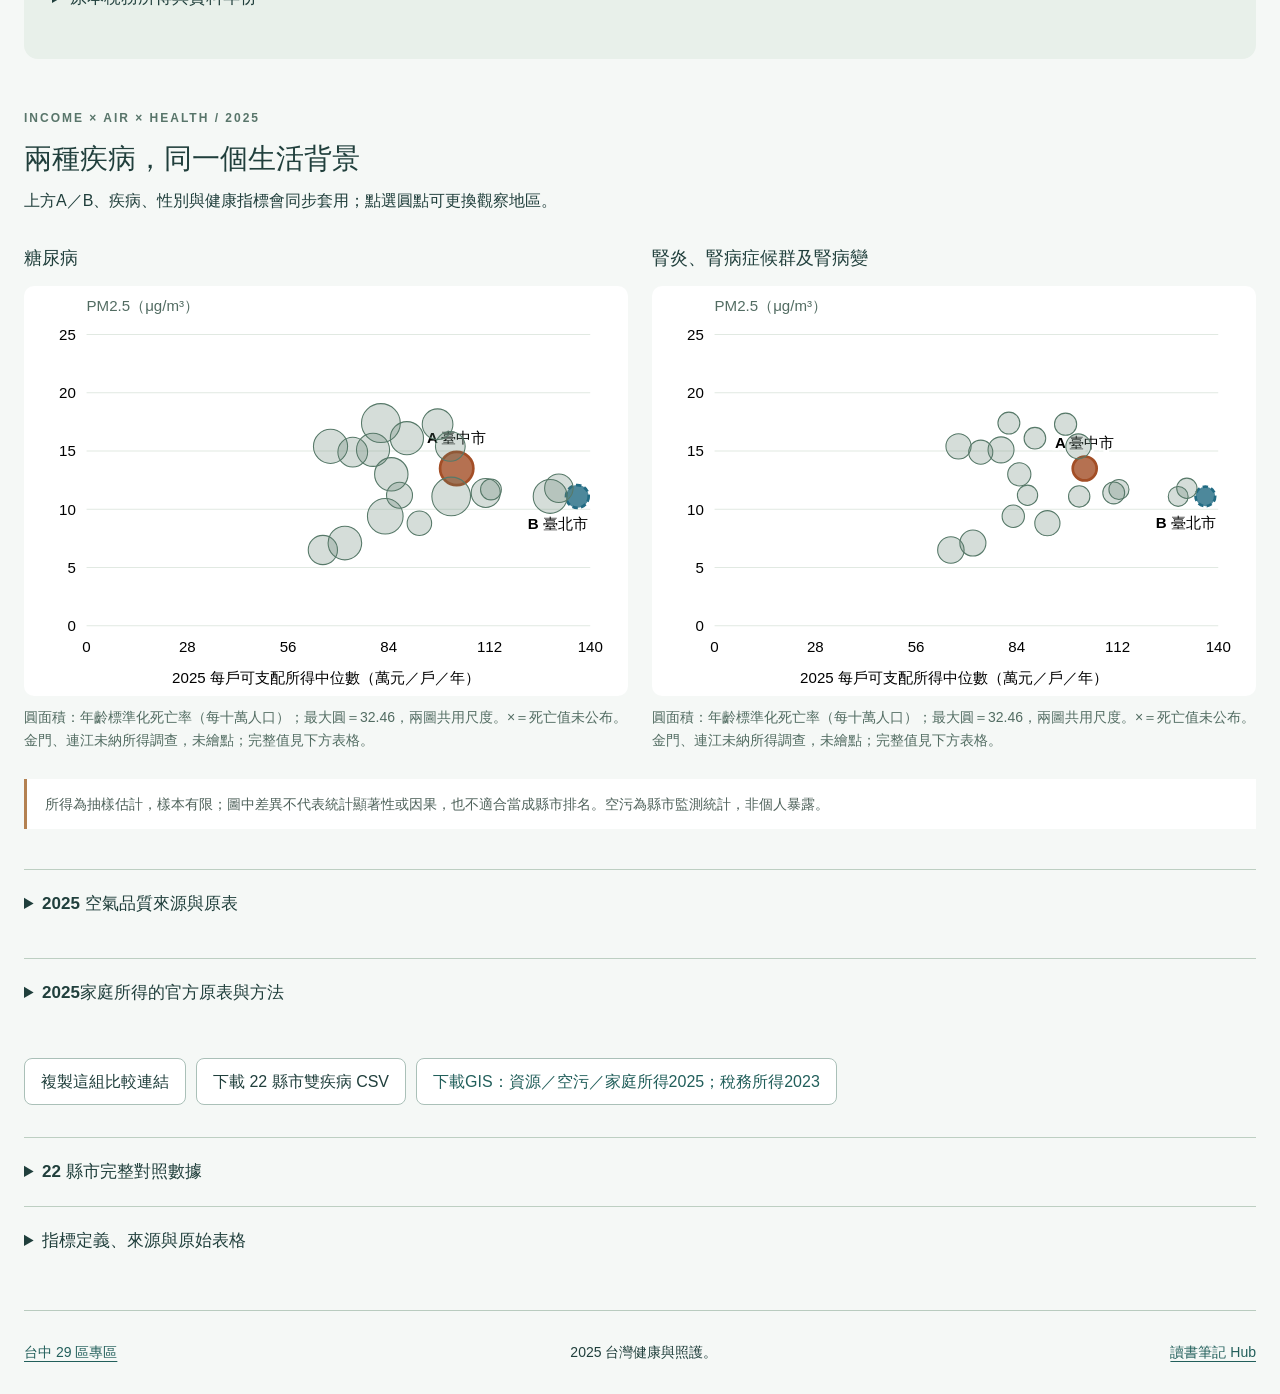
<file: site/console/taiwan/index.html>
<!doctype html><html lang="zh-Hant"><head><meta charset="utf-8"><meta name="viewport" content="width=device-width,initial-scale=1"><title>全國 2025 健康與照護圖譜｜阿婷醫師</title><meta name="description" content="2025年台灣縣市死因、醫療、高齡人口、PM2.5與家庭可支配所得，雙縣市雙疾病比較；資料缺值與調查範圍明確標示。"><meta name="theme-color" content="#173f3e"><link rel="stylesheet" href="style.css?v=context-20261122"></head><body>
<a class="skip" href="#workspace">跳到縣市比較</a><header class="hero"><nav><a href="../#taiwanEpi">台灣健康圖譜主站</a><a href="../endocrinology/">找新陳代謝科醫師</a></nav><div class="hero-content"><div><p class="eyebrow">TAIWAN / HEALTH &amp; CARE ATLAS</p><h1>健康與照護，<br>看見地方差異。</h1><p class="intro">從人口年齡到醫療資源。<br>選兩個縣市、兩種疾病，一起讀懂 2025 年的台灣。</p></div><div class="edition"><strong>22</strong><span>縣市</span><p>2025 死因、醫療與高齡人口<br>2025 空污與家庭所得<br>2023–2025 健康趨勢</p></div></div></header>
<main id="workspace"><section class="controls" aria-label="比較條件"><div class="control-row"><label class="a">A 縣市<select id="districtA"></select></label><label class="b">B 縣市<select id="districtB"></select></label><button id="swap" type="button">交換 A／B</button><label>統計年度<select id="year"><option>2025</option></select></label><label>人口<select id="sex"><option value="all">全體</option><option value="male">男性</option><option value="female">女性</option></select></label></div><div class="control-row second"><label>疾病 1<select id="disease1"></select></label><label>疾病 2<select id="disease2"></select></label><label>健康指標<select id="metric"><option value="asmr">年齡標準化死亡率</option><option value="crude">粗死亡率</option><option value="count">死亡人數</option></select></label></div><p id="definition" class="fine"></p></section>
<section aria-labelledby="compareTitle"><div class="section-heading"><div><p class="eyebrow">SIDE BY SIDE</p><h2 id="compareTitle"></h2></div><p id="period"></p></div><div id="summary" class="two-columns"></div></section>
<section class="map-section" aria-labelledby="mapHeading"><div class="section-heading"><div><h2 id="mapHeading">在地圖上找一個地方</h2><p>點選縣市界或下方名稱，更換觀察對象。</p></div><div class="map-tools"><fieldset><legend>點選時更換</legend><div class="segments"><button data-target="a" aria-pressed="true">A 縣市</button><button data-target="b" aria-pressed="false">B 縣市</button></div></fieldset></div></div><div id="legend"></div><p class="fine" id="mapHint"></p><div class="two-columns maps"><article><h3 id="mapTitle1"></h3><div id="map1"></div></article><article><h3 id="mapTitle2"></h3><div id="map2"></div></article></div><div id="districtButtons" class="district-buttons" aria-label="22縣市快捷選取"></div><p class="note">斜線區域＝所選數值未公布，不代表零或低風險。小區死亡人數較少，年度波動可能較大；地區比較不能推論個人的疾病風險或因果。</p></section>
<section aria-labelledby="trendHeading"><div class="section-heading"><div><p class="eyebrow">THREE YEARS, TWO PLACES</p><h2 id="trendHeading">把差異放進時間裡</h2></div><p>A 銅色實線 · B 藍色虛線 · 全國灰線</p></div><div class="two-columns" id="trends"></div></section>
<section id="resources" aria-labelledby="resourceHeading"><div class="section-heading"><div><p class="eyebrow">AGE &amp; MEDICAL RESOURCES</p><h2 id="resourceHeading">生活環境與照護資源，一起看</h2><p id="resourcePeriod"></p></div><label>背景地圖<select id="factor"><option value="pm25">2025 PM2.5 年平均</option><option value="householdMedian">2025 家庭可支配所得</option><option value="olderPct">65 歲以上人口比例</option><option value="facilitiesPer10k">每萬人口醫療院所</option><option value="doctorsPer10k">每萬人口西醫師</option></select></label></div><div class="two-columns"><article class="factor-map"><h3 id="factorTitle"></h3><div id="factorLegend" class="fine"></div><div id="map3"></div></article><div id="resourceTable"></div></div><p class="note">醫療資源按院所所在地統計，人口採同年度年底全體戶籍人口。每萬人口數由官方人數／家數除以該縣市人口計算；不代表醫療品質、候診時間或實際就醫可近性，也未扣除跨區就醫。此區固定呈現全體人口，不隨上方性別選單改變。</p></section>
<section class="income-section" aria-labelledby="incomeHeading"><div class="section-heading"><div><p class="eyebrow">HOUSEHOLD INCOME / 2025</p><h2 id="incomeHeading">家庭所得，加入2025年的視角</h2><p>每戶可支配所得中位數 · 主計總處家庭收支調查</p></div><span class="badge">2025 完整年度</span></div><div id="income" class="two-columns"></div><p class="fine">可支配所得＝所得收入總計－非消費支出＝消費＋儲蓄。單位：萬元／戶／年。調查家庭與納稅單位不同，不能與原本稅後所得串成同一條趨勢。調查不含金門、連江，灰色與未納調查均不代表零。</p><p id="incomeTiming" class="note"></p><details><summary>原本稅務所得與資料年份</summary><p>2025 年綜合所得稅的縣市／區級中位數尚未發布。目前完整核定為2023年，2024年已有初步核定；不把申報或發布年份當成所得年份。本頁新增2025家庭收支調查，2023稅後所得仍保留在CSV與原歷史專區。</p><p><a href="../#countyContext">查看2023同年度稅後所得 × 空污 × 健康</a> · <a href="https://www.fia.gov.tw/WEB/fia/ias/ISA-index.html" target="_blank" rel="noopener">財政部發布時程</a></p></details></section>
<section aria-labelledby="scatterHeading"><div class="section-heading"><div><p class="eyebrow">INCOME × AIR × HEALTH / 2025</p><h2 id="scatterHeading">兩種疾病，同一個生活背景</h2><p>上方A／B、疾病、性別與健康指標會同步套用；點選圓點可更換觀察地區。</p></div></div><div id="contextScatter" class="two-columns"></div><p class="note">所得為抽樣估計，樣本有限；圖中差異不代表統計顯著性或因果，也不適合當成縣市排名。空污為縣市監測統計，非個人暴露。</p></section>
<details class="context-sources"><summary>2025 空氣品質來源與原表</summary><p>環境部114年空氣品質監測年報，自動監測有效日之算術平均；未扣除境外污染及特殊天氣。不是即時AQI，也不是人口加權或個人暴露。<a href="../context-2025/air-2025-original.pdf#page=37" target="_blank" rel="noopener">完整官方原始年報</a> · <a href="https://www.moenv.gov.tw/affairs/atmospheric-environment/air-quality-observation/air-quality-monitoring-report/672.html" target="_blank" rel="noopener">環境部來源入口</a>。核對日期：2026-11-22。</p><figure><a href="../context-2025/air-2025-table3-10.png" target="_blank" rel="noopener"><img src="../context-2025/air-2025-table3-10.png" loading="lazy" alt="2025年各縣市污染物年平均原表3-10，含站數、單位與註腳，可點選放大。"></a><figcaption>表3-10，PDF第37頁，印刷頁3-19。保留全部原表與註腳。</figcaption></figure></details><details class="context-sources"><summary>2025家庭所得的官方原表與方法</summary><p><a href="https://www.stat.gov.tw/News_Content.aspx?n=3908&amp;s=236588" target="_blank" rel="noopener">主計總處114年家庭收支調查報告</a>第2表「平均每戶家庭收支按區域別分」的每戶可支配所得中位數。期間為2025年1月1日至12月31日，2026年8月發布，核對2026-11-22。</p><p><a href="../context-2025/household-income-2025-original.xls" download>下載完整官方原始XLS</a> · <a href="../context-2025/household-income-2025-original.ods" download>下載完整官方原始ODS</a>。調查含20縣市，未含金門與連江。中位數直接取原表，不以縣市或鄉鎮中位數平均回推；原表平均數標準差不當作中位數信賴區間。</p></details>
<div class="actions"><button id="share">複製這組比較連結</button><button id="download">下載 22 縣市雙疾病 CSV</button><a href="counties.geojson" download>下載GIS：資源／空污／家庭所得2025；稅務所得2023</a><span id="status" role="status"></span></div>
<details id="fullData"><summary>22 縣市完整對照數據</summary><div class="table-scroll"><table><caption id="tableCaption"></caption><thead id="tableHead"></thead><tbody id="tableBody"></tbody></table></div></details>
<details id="sources"><summary>指標定義、來源與原始表格</summary><p>本專區資料核對日期：2026-11-21。健康資料為原死因死亡統計，不是疾病盛行率或就診率。各年度、各性別皆直接採官方原表；未列出的死因保留未列值，沒有以其他性別或全國值回推。</p><ul><li>年齡標準化死亡率：依 WHO 2000 世界標準人口年齡結構調整，單位為每十萬人口；粗死亡率未調整年齡。死亡人數受地區人口規模影響，不能直接當風險。</li><li>死亡人數未滿 20 人時，官方將死亡率標記為 *；保留已公布人數，兩種死亡率保持缺值。未進入來源表所列死因者標記為「未列」，不補零。</li><li id="icd"></li></ul><div id="sourceLinks"></div><p><a href="https://dep.mohw.gov.tw/dos/fp-5099-87296-113.html" target="_blank" rel="noopener">衛福部 114 年醫療機構現況及醫院醫療服務量統計</a>：表20醫療院所家數、表27醫療院所執業醫事人員數，並以表28每萬人口數核對。<a href="medical-2025-original.xlsx" download>完整原始 XLSX</a> · <a href="medical-2025-original.ods" download>完整原始 ODS</a>。</p><p>高齡人口採內政部統計處資料，收錄於新北市主計處《115年1月重要統計速報》表十一，參考時間為114年12月底。<a href="population-2025-original.pdf#page=54" target="_blank" rel="noopener">完整政府原始 PDF 第54頁</a>。22縣市人口加總與全國一致，並與衛福部年底人口逐列核對。65歲以上比例＝65歲以上人口／年底總人口 × 100；非扶老比。</p><figure><a href="population-2025-original.pdf#page=54" target="_blank" rel="noopener"><img src="population-table11.png" loading="lazy" alt="政府原表十一：114年12月底各市縣人口年齡分配，保留表頭與註腳，點選放大原PDF第54頁。"></a><figcaption>2025年底人口原表；點選可放大閱讀完整文件。</figcaption></figure><p>醫院與診所包含西醫、中醫與牙醫院所；西醫師數限醫院及診所執業西醫師，不含中醫師、牙醫師及其他非醫療機構人員。每萬人口指標＝相應總數／同年度年底全體戶籍人口 × 10,000。目前呈現縣市總量，未提供個別院所地址點位。</p><p><a href="https://www.fia.gov.tw/WEB/fia/ias/ias112/112_14-1.csv">財政部112年度表14-1：申報戶稅後所得</a> · <a href="../context/income-2023-original.csv" download>下載完整原始 CSV</a>。採各縣市原表中位數，不以區鄉中位數平均。</p><p>縣市界沿用主圖譜已核對之內政部國土測繪中心界線，政府資料開放授權條款第1版；離島以獨立框示意，並非同一比例或原地理位置。</p></details>
<footer><a href="../taichung/">台中 29 區專區</a><span>2025 台灣健康與照護。</span><a href="https://tsn4830-ui.github.io/reading-notes-hub/">讀書筆記 Hub</a></footer><div class="sr" id="announcement" aria-live="polite"></div><noscript>此互動地圖需要啟用 JavaScript；仍可開啟上方官方原始資料。</noscript></main><script src="app.js?v=context-20261122"></script></body></html>
</file>
<file: site/console/endocrinology/style.css>
:root{font-family:-apple-system,BlinkMacSystemFont,"Noto Sans TC","PingFang TC",sans-serif;color:#203f3c;background:#f5f8f6;line-height:1.65;font-synthesis:none}
*{box-sizing:border-box}body{margin:0}a{color:#225f5b;text-underline-offset:4px}button,input,select{font:inherit;color:inherit}button,a,input,select{touch-action:manipulation}button{min-height:46px;border:1px solid #aac0b8;border-radius:8px;background:#fff;padding:10px 16px;cursor:pointer}button:hover{background:#e5efea}button:focus-visible,a:focus-visible,select:focus-visible,input:focus-visible,summary:focus-visible{outline:3px solid #c97a3a;outline-offset:4px}select{appearance:none;width:100%;min-width:0;min-height:48px;border:1px solid #b1c6bd;border-radius:8px;padding:10px 32px 10px 12px;background:#fff url("data:image/svg+xml,%3Csvg xmlns='http://www.w3.org/2000/svg' width='16' height='16'%3E%3Cpath d='m4 6 4 4 4-4' stroke='%23203f3c' fill='none' stroke-width='2'/%3E%3C/svg%3E") no-repeat right 10px center}
.hero{background:#173f3e;color:#fff;padding:24px max(24px,calc((100vw - 1376px)/2)) 52px}.hero nav{display:flex;justify-content:space-between;gap:20px;font-size:14px;border-bottom:1px solid #53716a;padding-bottom:20px}.hero a{color:#fff}.hero-content{display:flex;align-items:center;justify-content:space-between;gap:40px;padding-top:40px}.eyebrow{font-size:12px;letter-spacing:2px;font-weight:650}.hero .eyebrow{color:#bdd5cc}h1{font-size:clamp(36px,4.6vw,62px);line-height:1.3;letter-spacing:.015em;margin:18px 0 20px;font-weight:650}.intro{font-size:18px;color:#dce8e1;line-height:1.9}.edition{border-left:1px solid #53716a;padding-left:45px;flex-shrink:0;max-width:330px}.edition strong{font-size:100px;line-height:1.1;font-weight:400;letter-spacing:-5px;display:block;color:#dbeadf}.edition>span{font-size:18px;letter-spacing:2px}.edition p{font-size:14px;color:#bed4cb;margin:18px 0 0}.edition #editionCounts{font-size:16px;color:#e4f0e9;letter-spacing:0}
main{max-width:1424px;margin:auto;padding:0 24px}h2{font-size:26px;line-height:1.4;margin:6px 0}h3{font-size:22px;line-height:1.4;margin:0}h4{font-size:21px;line-height:1.5;margin:10px 0 12px;font-weight:650}p{margin:10px 0}.fine{font-size:14px;line-height:1.8;color:#526c62}.controls{margin-top:-20px;position:relative;background:#fff;border:1px solid #ccdad3;border-radius:14px;padding:24px;box-shadow:0 8px 30px #173f3e0c}.finder-controls{display:grid;grid-template-columns:minmax(214px,1.2fr) minmax(125px,.8fr) minmax(166px,.9fr) minmax(184px,1fr) minmax(170px,1fr) auto;align-items:end;gap:14px}.finder-controls>*{min-width:0}.finder-controls label{display:grid;gap:7px;font-size:14px}.finder-controls input{min-width:0;width:100%;padding:12px;border:1px solid #b1c6bd;border-radius:8px;height:48px}fieldset{border:0;margin:0;padding:0}legend{font-size:14px;margin-bottom:7px}.segments{display:flex;gap:5px}.segments button{font-size:14px;padding:10px 14px;flex:1}.segments [aria-pressed=true]{background:#214e48;color:#fff;border-color:#214e48}
.network-callout{display:grid;grid-template-columns:minmax(0,1fr) auto;gap:24px;align-items:center;margin:24px 0 16px;padding:20px 22px;border:1px solid #b7ccc0;border-radius:10px;background:#edf4ef}.network-callout h2{font-size:24px}.network-callout .eyebrow{margin-top:0}.network-callout p{max-width:780px}.network-actions{display:grid;gap:10px;text-align:center}.network-actions button{background:#214e48;color:#fff;border-color:#214e48}.network-actions a{font-size:14px}
.finder-layout{display:grid;grid-template-columns:minmax(240px,286px) minmax(0,1fr);gap:28px;margin-top:40px;align-items:start}.finder-layout>*{min-width:0}.finder-map h2{font-size:22px}.finder-map #map{border:1px solid #cad9d0;border-radius:12px;overflow:hidden;margin:20px 0 12px}.map-svg{width:100%;max-height:540px;display:block;background:#f8faf8}.shape{stroke:#fff;stroke-width:1;vector-effect:non-scaling-stroke;cursor:pointer;transition:fill .15s}.shape:focus{outline:none;stroke:#121f1a;stroke-width:3}.map-label{font-size:20px;font-weight:600;paint-order:stroke;stroke:#fff;stroke-width:4px;pointer-events:none}.place-buttons{display:flex;gap:6px;flex-wrap:wrap;margin-top:16px}.place-buttons button{font-size:14px;padding:7px 10px;min-height:42px}.place-buttons [aria-pressed=true]{background:#214e48;color:#fff}.map-caption{font-size:13px}.section-heading{margin-bottom:16px}.section-heading .eyebrow{color:#58756a;margin-top:0}.section-heading h2{font-size:30px}#resultCount{font-size:16px;margin:12px 0 0}.actions{display:flex;gap:8px;align-items:center;flex-wrap:wrap;margin:18px 0 12px}.actions button{font-size:14px}.actions #status{font-size:14px;flex-basis:100%}#coverageNote{margin-bottom:24px}
.care-columns{display:grid;grid-template-columns:repeat(2,minmax(0,1fr));gap:20px;align-items:start}.care-columns.single{grid-template-columns:1fr}.care-columns.single .group-cards{display:grid;grid-template-columns:repeat(2,minmax(0,1fr));gap:18px;align-items:start}.care-group{min-width:0}.group-heading{display:flex;justify-content:space-between;align-items:center;border-top:4px solid #3d7a61;background:#e5efe8;padding:16px 18px;border-radius:10px 10px 0 0;margin-bottom:18px;gap:16px}.group-heading p{font-size:12px;letter-spacing:2px;margin:0 0 3px;font-weight:650}.group-heading strong{font-size:36px;font-weight:500;line-height:1.2;font-variant-numeric:tabular-nums;white-space:nowrap}.group-heading small{font-size:14px;margin-left:5px}.clinic .group-heading{background:#e4edf2;border-color:#3d738d;color:#244e63}.doctor-card{border:1px solid #cbd8d0;border-radius:12px;background:#fff;padding:20px;margin-bottom:16px;overflow-wrap:anywhere}.doctor-card:focus{outline:2px solid #699381;outline-offset:3px}.card-top{display:flex;align-items:center;justify-content:space-between;gap:10px}.doctor-card .place{font-size:14px;color:#557465}.facility-tag{font-size:13px;line-height:1.4;background:#e7efe9;border:1px solid #b2c7ba;border-radius:6px;padding:4px 8px;white-space:nowrap}.facility-tag.clinic{background:#e7eff3;border-color:#b0c7d1;color:#25576a}.network-badge{font-size:13px;font-weight:600;color:#285943;background:#e8f4eb;border:1px solid #b2ccb9;border-radius:6px;padding:5px 8px;display:inline-block;margin:0 0 8px}.address{font-size:16px;line-height:1.8}.network-phone{display:flex;gap:8px;align-items:center;flex-wrap:wrap;margin:12px 0 16px}.network-phone span{font-size:13px;color:#526c62}.network-phone a{font-weight:600;font-size:17px;white-space:nowrap}.source-notes{padding:10px 12px;background:#fff7e9;border-left:3px solid #ae7b2e;border-radius:4px;margin:14px 0}.source-notes p{font-size:14px;line-height:1.8;margin:4px 0;color:#6f542b}.doctor-links{display:flex;gap:8px;flex-wrap:wrap;margin:18px 0}.doctor-links a{font-size:14px;border:1px solid #aac0b8;padding:9px 11px;border-radius:7px;text-decoration:none;min-height:44px}.doctor-links a:first-child{background:#214e48;color:#fff;border-color:#214e48}details{border-top:1px solid #bdcfc2;padding:20px 0}summary{cursor:pointer;font-weight:600;font-size:17px}details p{font-size:15px;line-height:1.9}.doctor-card details{padding:14px 0 0}.doctor-card summary{font-size:14px}.doctor-card details p{font-size:14px}.doctor-names{display:flex;flex-wrap:wrap;gap:6px;margin:14px 0}.doctor-names a,.doctor-names span{font-size:15px;background:#edf3ef;border-radius:5px;padding:5px 9px;color:#225f5b}.doctor-names a:hover{background:#dbe9df}.group-more{text-align:center;border:1px dashed #adc2b6;padding:16px;border-radius:10px;display:grid;gap:10px}.group-more p{font-size:14px;margin:0}.group-more .text-button{border:0;background:transparent;text-decoration:underline;font-size:14px}.empty{padding:20px;border:1px dashed #a8beb1;background:#fff;border-radius:12px}.empty p{font-size:15px;color:#526c62}
.care-evidence{margin:40px 0 24px;border:1px solid #bdcfc4;border-radius:12px;padding:20px;background:#edf3ee}.care-evidence>summary{font-size:19px}.evidence-grid{display:grid;grid-template-columns:1fr 1fr;gap:20px;margin:20px 0}.evidence-grid article{background:#fff;border-radius:8px;padding:20px}.evidence-grid h3{font-size:18px}.evidence-grid p{font-size:16px}.source-details{margin:20px 0}.source-details p{max-width:1100px}footer{border-top:1px solid #b9cbbf;display:flex;justify-content:space-between;gap:20px;flex-wrap:wrap;padding:30px 0;margin-top:36px;font-size:14px}.skip,.sr{position:absolute;width:1px;height:1px;overflow:hidden;clip:rect(0,0,0,0)}.skip:focus{position:fixed;width:auto;height:auto;clip:auto;background:#fff;padding:16px;top:8px;left:8px;z-index:5}[hidden]{display:none!important}
@media(max-width:1270px){.finder-controls{grid-template-columns:repeat(3,minmax(0,1fr))}.finder-controls fieldset{grid-column:auto}.finder-layout{grid-template-columns:240px minmax(0,1fr);gap:20px}.care-columns{gap:14px}.doctor-card{padding:16px}.card-top{flex-wrap:wrap;gap:5px}}
@media(max-width:1050px){.finder-layout{grid-template-columns:1fr}.finder-map{display:grid;grid-template-columns:minmax(0,1fr) minmax(0,1fr);column-gap:28px}.finder-map h2,.finder-map #mapNote{grid-column:1/3}.finder-map #map{grid-column:1;grid-row:3/5;margin:12px 0 0}.finder-map .place-buttons{grid-column:2;grid-row:3;align-self:start}.finder-map .map-caption{grid-column:2;grid-row:4}.finder-map .map-svg{max-height:350px}.results{margin-top:12px}.doctor-card{padding:20px}.hero h1{font-size:42px}.edition{padding-left:28px;max-width:290px}.edition strong{font-size:84px}.finder-controls{grid-template-columns:1fr 1fr}.network-callout{gap:18px}}
@media(max-width:700px){main{padding:0 16px}.hero{padding:20px 20px 42px}.hero-content{display:block;padding-top:26px}.hero h1{font-size:clamp(32px,7.2vw,44px)}.intro{font-size:16px}.edition{display:grid;grid-template-columns:auto 1fr;column-gap:18px;border-left:0;border-top:1px solid #53716a;padding:18px 0 0;margin-top:22px;max-width:none;align-items:center}.edition strong{font-size:60px;letter-spacing:-2px;grid-row:1/3}.edition>span{font-size:16px;letter-spacing:1px}.edition #editionCounts{font-size:14px;margin:0}.edition p:last-child{grid-column:1/3;margin:12px 0 0;font-size:13px}.edition p:last-child br{display:none}.controls{padding:18px}.finder-controls{gap:14px}.network-callout{grid-template-columns:1fr;padding:18px}.network-callout h2{font-size:22px}.network-callout .eyebrow{font-size:11px}.network-actions{text-align:center}.care-columns,.care-columns.single .group-cards,.evidence-grid{grid-template-columns:1fr}.care-columns{gap:28px}.group-heading{margin-bottom:14px}.section-heading h2{font-size:26px}.finder-layout{margin-top:28px}.finder-map{display:block}.finder-map .map-svg{max-height:300px}.finder-map h2{font-size:22px}.card-top{flex-wrap:nowrap}.doctor-card{padding:20px}.care-evidence{padding:18px}}
@media(max-width:440px){.finder-controls{grid-template-columns:1fr}.hero nav{font-size:13px;gap:12px}.hero h1{font-size:32px}.place-buttons button{padding:7px 11px}.actions button{flex:1}.actions{align-items:stretch}.care-evidence>summary{font-size:17px}}
@media(prefers-reduced-motion:reduce){*{transition:none!important}}
.group-jump{display:none}#hospitalHeading,#clinicHeading{scroll-margin-top:20px}@media(max-width:700px){.group-jump{display:grid;grid-template-columns:1fr 1fr;gap:10px;margin:16px 0}.group-jump a{border:1px solid #b6cac0;border-radius:9px;background:#e5efe8;padding:12px 10px;text-decoration:none;text-align:center;font-size:14px}.group-jump a:last-child{background:#e4edf2;color:#244e63;border-color:#b9cdd8}.group-jump strong{font-size:23px;margin-left:4px}}
</file>
<file: site/console/taichung/style.css>
:root{font-family:-apple-system,BlinkMacSystemFont,"Noto Sans TC","PingFang TC",sans-serif;color:#203f3c;background:#f5f8f6;line-height:1.6;font-synthesis:none}*{box-sizing:border-box}body{margin:0}a{color:#225f5b;text-underline-offset:4px}button,select{font:inherit;color:inherit;min-height:46px}button,.actions a{border:1px solid #aac0b8;border-radius:8px;background:#fff;padding:10px 16px;cursor:pointer;text-decoration:none}button:hover,.actions a:hover{background:#e5efea}button:focus-visible,a:focus-visible,select:focus-visible,summary:focus-visible{outline:3px solid #c97a3a;outline-offset:4px}select{appearance:none;width:100%;min-width:0;border:1px solid #b1c6bd;border-radius:8px;padding:10px 32px 10px 12px;background:#fff url("data:image/svg+xml,%3Csvg xmlns='http://www.w3.org/2000/svg' width='16' height='16'%3E%3Cpath d='m4 6 4 4 4-4' stroke='%23203f3c' fill='none' stroke-width='2'/%3E%3C/svg%3E") no-repeat right 10px center}.hero{background:#173f3e;color:#fff;padding:24px max(24px,calc((100vw - 1280px)/2)) 50px}.hero nav{display:flex;justify-content:space-between;gap:20px;font-size:14px;border-bottom:1px solid #53716a;padding-bottom:20px}.hero a{color:#fff}.hero-content{display:flex;align-items:center;justify-content:space-between;gap:40px;padding-top:48px}.eyebrow{font-size:12px;letter-spacing:2px;font-weight:650}.hero .eyebrow{color:#b4cec5}h1{font-size:clamp(38px,5vw,66px);line-height:1.25;letter-spacing:.03em;margin:18px 0 20px;font-weight:650}.intro{font-size:18px;color:#dce8e1;line-height:1.9}.edition{border-left:1px solid #53716a;padding:0 0 0 60px;min-width:280px}.edition strong{font-size:112px;line-height:1;font-weight:400;letter-spacing:-7px;display:block;color:#dbeadf}.edition>span{font-size:18px;letter-spacing:8px}.edition p{font-size:14px;color:#b8d0c6;margin:28px 0 0}main{max-width:1328px;margin:auto;padding:0 24px}section{margin:40px 0}.controls{margin-top:-20px;position:relative;background:#fff;border:1px solid #ccdad3;border-radius:14px;padding:24px;box-shadow:0 8px 30px #173f3e0c}.control-row{display:grid;grid-template-columns:1fr 1fr auto .7fr .7fr;gap:16px;align-items:end}.second{grid-template-columns:1fr 1fr 1fr;margin-top:18px}.control-row label{font-size:14px;font-weight:600;display:grid;gap:7px;min-width:0}.a{color:#a34e26}.b{color:#216b83}h2{font-size:28px;line-height:1.4;margin:6px 0}h3{font-size:18px;line-height:1.5;margin:0 0 14px}p{margin:10px 0}.fine,figcaption{font-size:14px;color:#526c62}.section-heading{display:flex;justify-content:space-between;align-items:end;gap:20px;margin-bottom:22px}.section-heading>p{font-size:14px}.section-heading .eyebrow{color:#58756a}.two-columns{display:grid;grid-template-columns:repeat(2,minmax(0,1fr));gap:24px}.two-columns>*{min-width:0}.summary-card{background:#fff;border:1px solid #d3dfd7;border-radius:12px;padding:22px}.summary-values{display:grid;grid-template-columns:1fr 1fr;gap:24px}.summary-values strong{font-size:36px;line-height:1.4;font-weight:600;font-variant-numeric:tabular-nums;display:block}.summary-values span{font-size:16px;font-weight:600}.summary-values small{font-size:14px;display:block}.summary-footer{border-top:1px solid #dee6e0;padding-top:12px;margin-top:18px;display:flex;justify-content:space-between;gap:12px;flex-wrap:wrap;font-size:14px}.map-tools{display:flex;gap:22px;flex-wrap:wrap}fieldset{border:0;margin:0;padding:0}legend{font-size:14px;margin-bottom:7px}.segments{display:flex;gap:5px}.segments button{font-size:14px;padding:10px 14px}.segments [aria-pressed=true]{background:#214e48;color:#fff;border-color:#214e48}.maps article{background:#eaf1ec;border:1px solid #cddcd2;border-radius:12px;padding:18px}.map-svg{width:100%;display:block;border-radius:8px;background:#f8faf8}.shape{stroke:#fff;stroke-width:1;vector-effect:non-scaling-stroke;cursor:pointer;transition:fill .15s}.shape:focus{outline:none;stroke:#121f1a;stroke-width:3}.map-label{font-size:17px;font-weight:600;paint-order:stroke;stroke:#fff;stroke-width:4px;pointer-events:none}.legend{display:flex;align-items:center;gap:18px;flex-wrap:wrap;font-size:14px;margin-bottom:10px}.legend-item{display:inline-flex;align-items:center;gap:7px}.swatch{display:inline-block;width:24px;height:14px;border-radius:3px}.district-buttons{display:grid;grid-template-columns:repeat(10,minmax(0,1fr));gap:7px;margin-top:20px}.district-buttons button{padding:9px 3px;font-size:14px}.district-buttons button[data-a=true]{border:2px solid #a34e26;background:#f9ede6}.district-buttons button[data-b=true]{outline:2px dashed #216b83;outline-offset:-4px}.note{padding:14px 18px;border-left:3px solid #b48151;background:#fff;font-size:14px;color:#4f625b;margin:18px 0}.trend-card{border-top:2px solid #90aaa0;padding-top:18px}.trend-svg{display:block;width:100%;background:#fff;border-radius:10px}.income-section{background:#e8f0ea;border-radius:14px;padding:28px}.income-card{background:#fff;border-radius:10px;padding:20px}.income-card strong{font-size:36px;display:block;font-variant-numeric:tabular-nums}.income-card h3{margin-bottom:8px}.badge{border:1px solid #9bb4a7;border-radius:20px;padding:6px 14px;font-size:14px;white-space:nowrap}.actions{display:flex;gap:10px;align-items:center;flex-wrap:wrap;margin:32px 0}.actions #status{font-size:14px}details{border-top:1px solid #bdcfc2;padding:20px 0}summary{cursor:pointer;font-weight:600;font-size:17px}details p,details li{font-size:15px;line-height:1.9}.table-scroll{overflow:auto}table{border-collapse:collapse;width:100%;font-size:14px;background:#fff;white-space:nowrap;margin-top:20px}caption{text-align:left;white-space:normal;padding:15px 0}th,td{text-align:right;border-bottom:1px solid #dde6df;padding:12px}th:first-child{text-align:left}thead{background:#e6eee8}.income-section details{margin-top:20px}.income-section details p{font-size:14px}figure{max-width:900px;margin:24px 0}figure img{display:block;width:100%;border:1px solid #c6d8cb}footer{border-top:1px solid #b9cbbf;display:flex;justify-content:space-between;gap:20px;padding:30px 0;margin-top:36px;font-size:14px}.skip,.sr{position:absolute;width:1px;height:1px;overflow:hidden;clip:rect(0,0,0,0)}.skip:focus{position:fixed;width:auto;height:auto;clip:auto;background:#fff;padding:16px;top:8px;left:8px;z-index:5}[hidden]{display:none!important}
@media(max-width:950px){.edition{min-width:190px;padding-left:28px}.control-row{grid-template-columns:1fr 1fr auto}.control-row label:nth-last-child(-n+2){grid-column:auto}.second{grid-template-columns:1fr 1fr}.second label:last-child{grid-column:1/3}.section-heading{align-items:start;flex-direction:column;gap:8px}.district-buttons{grid-template-columns:repeat(6,minmax(0,1fr))}.summary-values strong{font-size:29px}.maps article{padding:12px}.two-columns{gap:16px}.map-tools{gap:14px}}
@media(max-width:650px){.hero{padding:20px 20px 45px}.hero nav span{max-width:130px;text-align:right}.hero-content{padding-top:28px;gap:16px}.edition{min-width:80px;padding-left:18px}.edition strong{font-size:68px;letter-spacing:-4px}.edition>span{font-size:14px;letter-spacing:2px}.edition p{display:none}.intro{font-size:16px}.hero .eyebrow{font-size:10px;letter-spacing:1px}h1{font-size:36px}main{padding:0 16px}.controls{padding:18px 14px}.control-row{grid-template-columns:1fr 1fr;gap:12px}.control-row #swap{grid-column:1/3}.second{margin-top:16px}.second label{grid-column:1/3}.two-columns{grid-template-columns:1fr}section{margin:30px 0}h2{font-size:24px}.summary-values strong{font-size:34px}.district-buttons{grid-template-columns:repeat(5,minmax(0,1fr))}.income-section{padding:20px 16px}.maps h3{font-size:16px}.map-tools{width:100%;justify-content:space-between;gap:10px}.segments button{padding:10px}.legend{gap:10px;font-size:12px}.legend-item{gap:4px}.swatch{width:18px}.summary-card{padding:20px}.actions>*{flex-grow:1;text-align:center}footer{flex-wrap:wrap}.note{padding:12px}.map-label{font-size:19px}}
@media(prefers-reduced-motion:reduce){*{transition:none!important}}

.factor-map{background:#e9edf4;border:1px solid #c8d2e0;border-radius:12px;padding:18px}.resource-table{white-space:normal;margin:0}.resource-table td{font-variant-numeric:tabular-nums}.resource-table th{font-weight:500}.resource-table th:first-child{min-width:110px}#resources label{display:grid;gap:8px;font-size:14px}#factorLegend{margin-bottom:12px}

/* 2025 context */
.air-dot{cursor:pointer}.air-dot:focus{outline:none;stroke:#111;stroke-width:4}.air-map{border:1px solid #cbd8d0;border-radius:12px;overflow:hidden;margin-bottom:24px;background:#edf1ec}.air-map .map-svg{max-height:560px}.context-sources{margin:20px 0}#contextScatter article{min-width:0}#airStations th button{white-space:nowrap}#airCompare .income-card{border:1px solid #d0dbd3}
</file>
<file: site/console/taiwan/style.css>
:root{font-family:-apple-system,BlinkMacSystemFont,"Noto Sans TC","PingFang TC",sans-serif;color:#203f3c;background:#f5f8f6;line-height:1.6;font-synthesis:none}*{box-sizing:border-box}body{margin:0}a{color:#225f5b;text-underline-offset:4px}button,select{font:inherit;color:inherit;min-height:46px}button,.actions a{border:1px solid #aac0b8;border-radius:8px;background:#fff;padding:10px 16px;cursor:pointer;text-decoration:none}button:hover,.actions a:hover{background:#e5efea}button:focus-visible,a:focus-visible,select:focus-visible,summary:focus-visible{outline:3px solid #c97a3a;outline-offset:4px}select{appearance:none;width:100%;min-width:0;border:1px solid #b1c6bd;border-radius:8px;padding:10px 32px 10px 12px;background:#fff url("data:image/svg+xml,%3Csvg xmlns='http://www.w3.org/2000/svg' width='16' height='16'%3E%3Cpath d='m4 6 4 4 4-4' stroke='%23203f3c' fill='none' stroke-width='2'/%3E%3C/svg%3E") no-repeat right 10px center}.hero{background:#173f3e;color:#fff;padding:24px max(24px,calc((100vw - 1280px)/2)) 50px}.hero nav{display:flex;justify-content:space-between;gap:20px;font-size:14px;border-bottom:1px solid #53716a;padding-bottom:20px}.hero a{color:#fff}.hero-content{display:flex;align-items:center;justify-content:space-between;gap:40px;padding-top:48px}.eyebrow{font-size:12px;letter-spacing:2px;font-weight:650}.hero .eyebrow{color:#b4cec5}h1{font-size:clamp(38px,5vw,66px);line-height:1.25;letter-spacing:.03em;margin:18px 0 20px;font-weight:650}.intro{font-size:18px;color:#dce8e1;line-height:1.9}.edition{border-left:1px solid #53716a;padding:0 0 0 60px;min-width:280px}.edition strong{font-size:112px;line-height:1;font-weight:400;letter-spacing:-7px;display:block;color:#dbeadf}.edition>span{font-size:18px;letter-spacing:8px}.edition p{font-size:14px;color:#b8d0c6;margin:28px 0 0}main{max-width:1328px;margin:auto;padding:0 24px}section{margin:40px 0}.controls{margin-top:-20px;position:relative;background:#fff;border:1px solid #ccdad3;border-radius:14px;padding:24px;box-shadow:0 8px 30px #173f3e0c}.control-row{display:grid;grid-template-columns:1fr 1fr auto .7fr .7fr;gap:16px;align-items:end}.second{grid-template-columns:1fr 1fr 1fr;margin-top:18px}.control-row label{font-size:14px;font-weight:600;display:grid;gap:7px;min-width:0}.a{color:#a34e26}.b{color:#216b83}h2{font-size:28px;line-height:1.4;margin:6px 0}h3{font-size:18px;line-height:1.5;margin:0 0 14px}p{margin:10px 0}.fine,figcaption{font-size:14px;color:#526c62}.section-heading{display:flex;justify-content:space-between;align-items:end;gap:20px;margin-bottom:22px}.section-heading>p{font-size:14px}.section-heading .eyebrow{color:#58756a}.two-columns{display:grid;grid-template-columns:repeat(2,minmax(0,1fr));gap:24px}.two-columns>*{min-width:0}.summary-card{background:#fff;border:1px solid #d3dfd7;border-radius:12px;padding:22px}.summary-values{display:grid;grid-template-columns:1fr 1fr;gap:24px}.summary-values strong{font-size:36px;line-height:1.4;font-weight:600;font-variant-numeric:tabular-nums;display:block}.summary-values span{font-size:16px;font-weight:600}.summary-values small{font-size:14px;display:block}.summary-footer{border-top:1px solid #dee6e0;padding-top:12px;margin-top:18px;display:flex;justify-content:space-between;gap:12px;flex-wrap:wrap;font-size:14px}.map-tools{display:flex;gap:22px;flex-wrap:wrap}fieldset{border:0;margin:0;padding:0}legend{font-size:14px;margin-bottom:7px}.segments{display:flex;gap:5px}.segments button{font-size:14px;padding:10px 14px}.segments [aria-pressed=true]{background:#214e48;color:#fff;border-color:#214e48}.maps article{background:#eaf1ec;border:1px solid #cddcd2;border-radius:12px;padding:18px}.map-svg{width:100%;display:block;border-radius:8px;background:#f8faf8}.shape{stroke:#fff;stroke-width:1;vector-effect:non-scaling-stroke;cursor:pointer;transition:fill .15s}.shape:focus{outline:none;stroke:#121f1a;stroke-width:3}.map-label{font-size:17px;font-weight:600;paint-order:stroke;stroke:#fff;stroke-width:4px;pointer-events:none}.legend{display:flex;align-items:center;gap:18px;flex-wrap:wrap;font-size:14px;margin-bottom:10px}.legend-item{display:inline-flex;align-items:center;gap:7px}.swatch{display:inline-block;width:24px;height:14px;border-radius:3px}.district-buttons{display:grid;grid-template-columns:repeat(10,minmax(0,1fr));gap:7px;margin-top:20px}.district-buttons button{padding:9px 3px;font-size:14px}.district-buttons button[data-a=true]{border:2px solid #a34e26;background:#f9ede6}.district-buttons button[data-b=true]{outline:2px dashed #216b83;outline-offset:-4px}.note{padding:14px 18px;border-left:3px solid #b48151;background:#fff;font-size:14px;color:#4f625b;margin:18px 0}.trend-card{border-top:2px solid #90aaa0;padding-top:18px}.trend-svg{display:block;width:100%;background:#fff;border-radius:10px}.income-section{background:#e8f0ea;border-radius:14px;padding:28px}.income-card{background:#fff;border-radius:10px;padding:20px}.income-card strong{font-size:36px;display:block;font-variant-numeric:tabular-nums}.income-card h3{margin-bottom:8px}.badge{border:1px solid #9bb4a7;border-radius:20px;padding:6px 14px;font-size:14px;white-space:nowrap}.actions{display:flex;gap:10px;align-items:center;flex-wrap:wrap;margin:32px 0}.actions #status{font-size:14px}details{border-top:1px solid #bdcfc2;padding:20px 0}summary{cursor:pointer;font-weight:600;font-size:17px}details p,details li{font-size:15px;line-height:1.9}.table-scroll{overflow:auto}table{border-collapse:collapse;width:100%;font-size:14px;background:#fff;white-space:nowrap;margin-top:20px}caption{text-align:left;white-space:normal;padding:15px 0}th,td{text-align:right;border-bottom:1px solid #dde6df;padding:12px}th:first-child{text-align:left}thead{background:#e6eee8}.income-section details{margin-top:20px}.income-section details p{font-size:14px}figure{max-width:900px;margin:24px 0}figure img{display:block;width:100%;border:1px solid #c6d8cb}footer{border-top:1px solid #b9cbbf;display:flex;justify-content:space-between;gap:20px;padding:30px 0;margin-top:36px;font-size:14px}.skip,.sr{position:absolute;width:1px;height:1px;overflow:hidden;clip:rect(0,0,0,0)}.skip:focus{position:fixed;width:auto;height:auto;clip:auto;background:#fff;padding:16px;top:8px;left:8px;z-index:5}[hidden]{display:none!important}
@media(max-width:950px){.edition{min-width:190px;padding-left:28px}.control-row{grid-template-columns:1fr 1fr auto}.control-row label:nth-last-child(-n+2){grid-column:auto}.second{grid-template-columns:1fr 1fr}.second label:last-child{grid-column:1/3}.section-heading{align-items:start;flex-direction:column;gap:8px}.district-buttons{grid-template-columns:repeat(6,minmax(0,1fr))}.summary-values strong{font-size:29px}.maps article{padding:12px}.two-columns{gap:16px}.map-tools{gap:14px}}
@media(max-width:650px){.hero{padding:20px 20px 45px}.hero nav span{max-width:130px;text-align:right}.hero-content{padding-top:28px;gap:16px}.edition{min-width:80px;padding-left:18px}.edition strong{font-size:68px;letter-spacing:-4px}.edition>span{font-size:14px;letter-spacing:2px}.edition p{display:none}.intro{font-size:16px}.hero .eyebrow{font-size:10px;letter-spacing:1px}h1{font-size:36px}main{padding:0 16px}.controls{padding:18px 14px}.control-row{grid-template-columns:1fr 1fr;gap:12px}.control-row #swap{grid-column:1/3}.second{margin-top:16px}.second label{grid-column:1/3}.two-columns{grid-template-columns:1fr}section{margin:30px 0}h2{font-size:24px}.summary-values strong{font-size:34px}.district-buttons{grid-template-columns:repeat(5,minmax(0,1fr))}.income-section{padding:20px 16px}.maps h3{font-size:16px}.map-tools{width:100%;justify-content:space-between;gap:10px}.segments button{padding:10px}.legend{gap:10px;font-size:12px}.legend-item{gap:4px}.swatch{width:18px}.summary-card{padding:20px}.actions>*{flex-grow:1;text-align:center}footer{flex-wrap:wrap}.note{padding:12px}.map-label{font-size:19px}}
@media(prefers-reduced-motion:reduce){*{transition:none!important}}

.factor-map{background:#e9edf4;border:1px solid #c8d2e0;border-radius:12px;padding:18px}.resource-table{white-space:normal;margin:0}.resource-table td{font-variant-numeric:tabular-nums}.resource-table th{font-weight:500}.resource-table th:first-child{min-width:110px}#resources label{display:grid;gap:8px;font-size:14px}#factorLegend{margin-bottom:12px}

/* 2025 context */
.air-dot{cursor:pointer}.air-dot:focus{outline:none;stroke:#111;stroke-width:4}.air-map{border:1px solid #cbd8d0;border-radius:12px;overflow:hidden;margin-bottom:24px;background:#edf1ec}.air-map .map-svg{max-height:560px}.context-sources{margin:20px 0}#contextScatter article{min-width:0}#airStations th button{white-space:nowrap}#airCompare .income-card{border:1px solid #d0dbd3}
</file>
